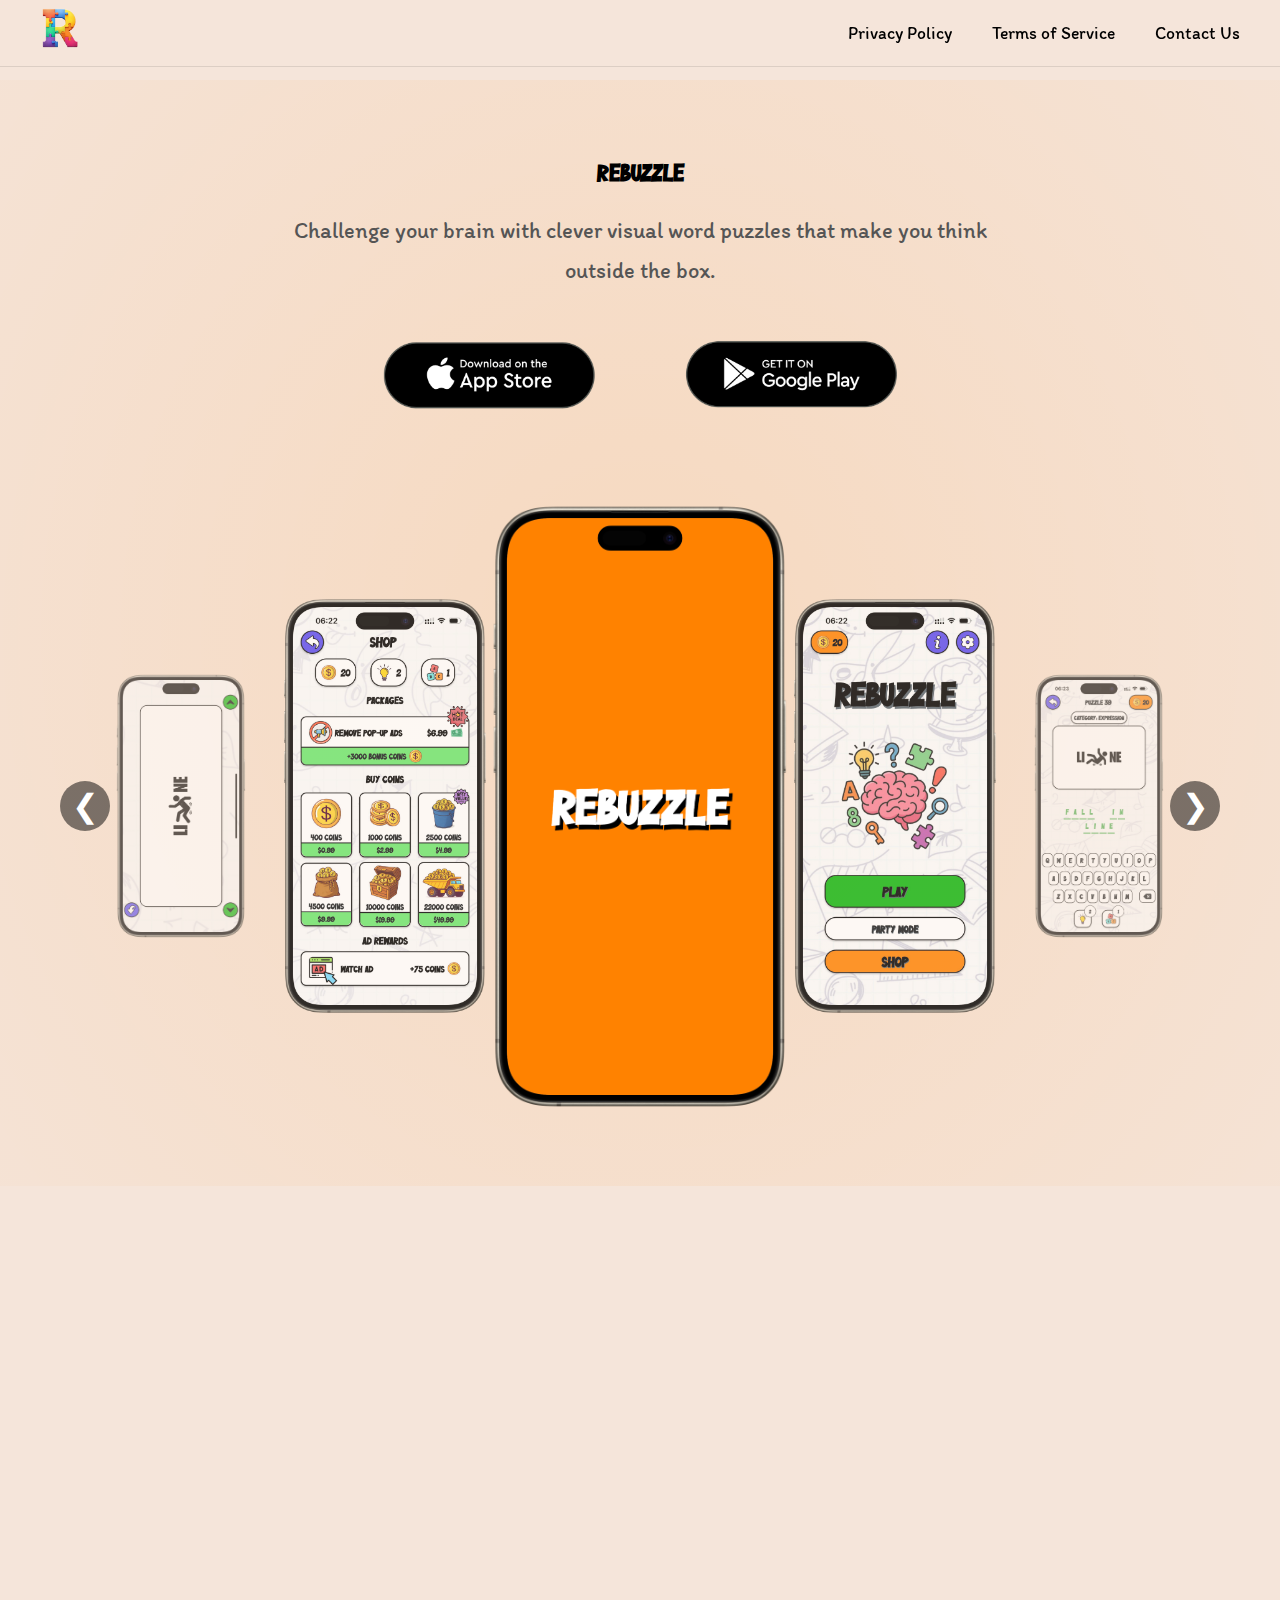
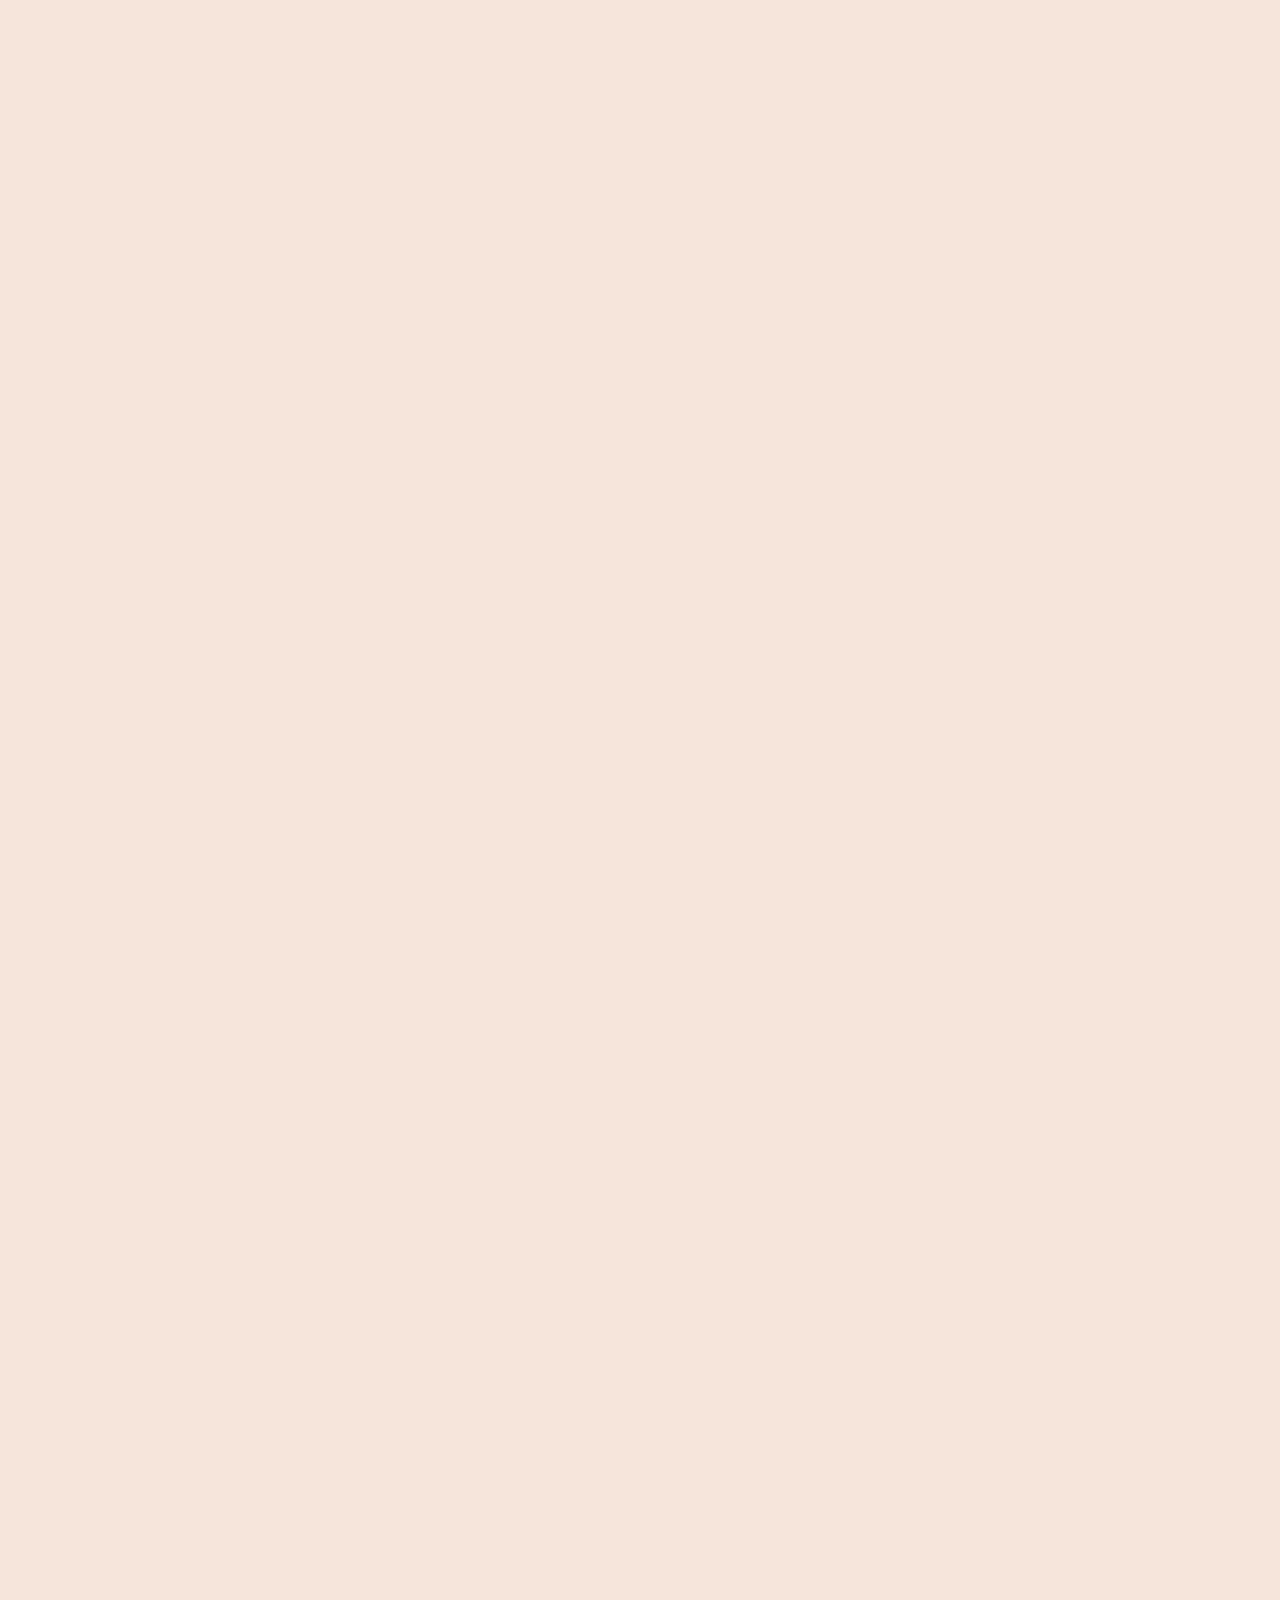
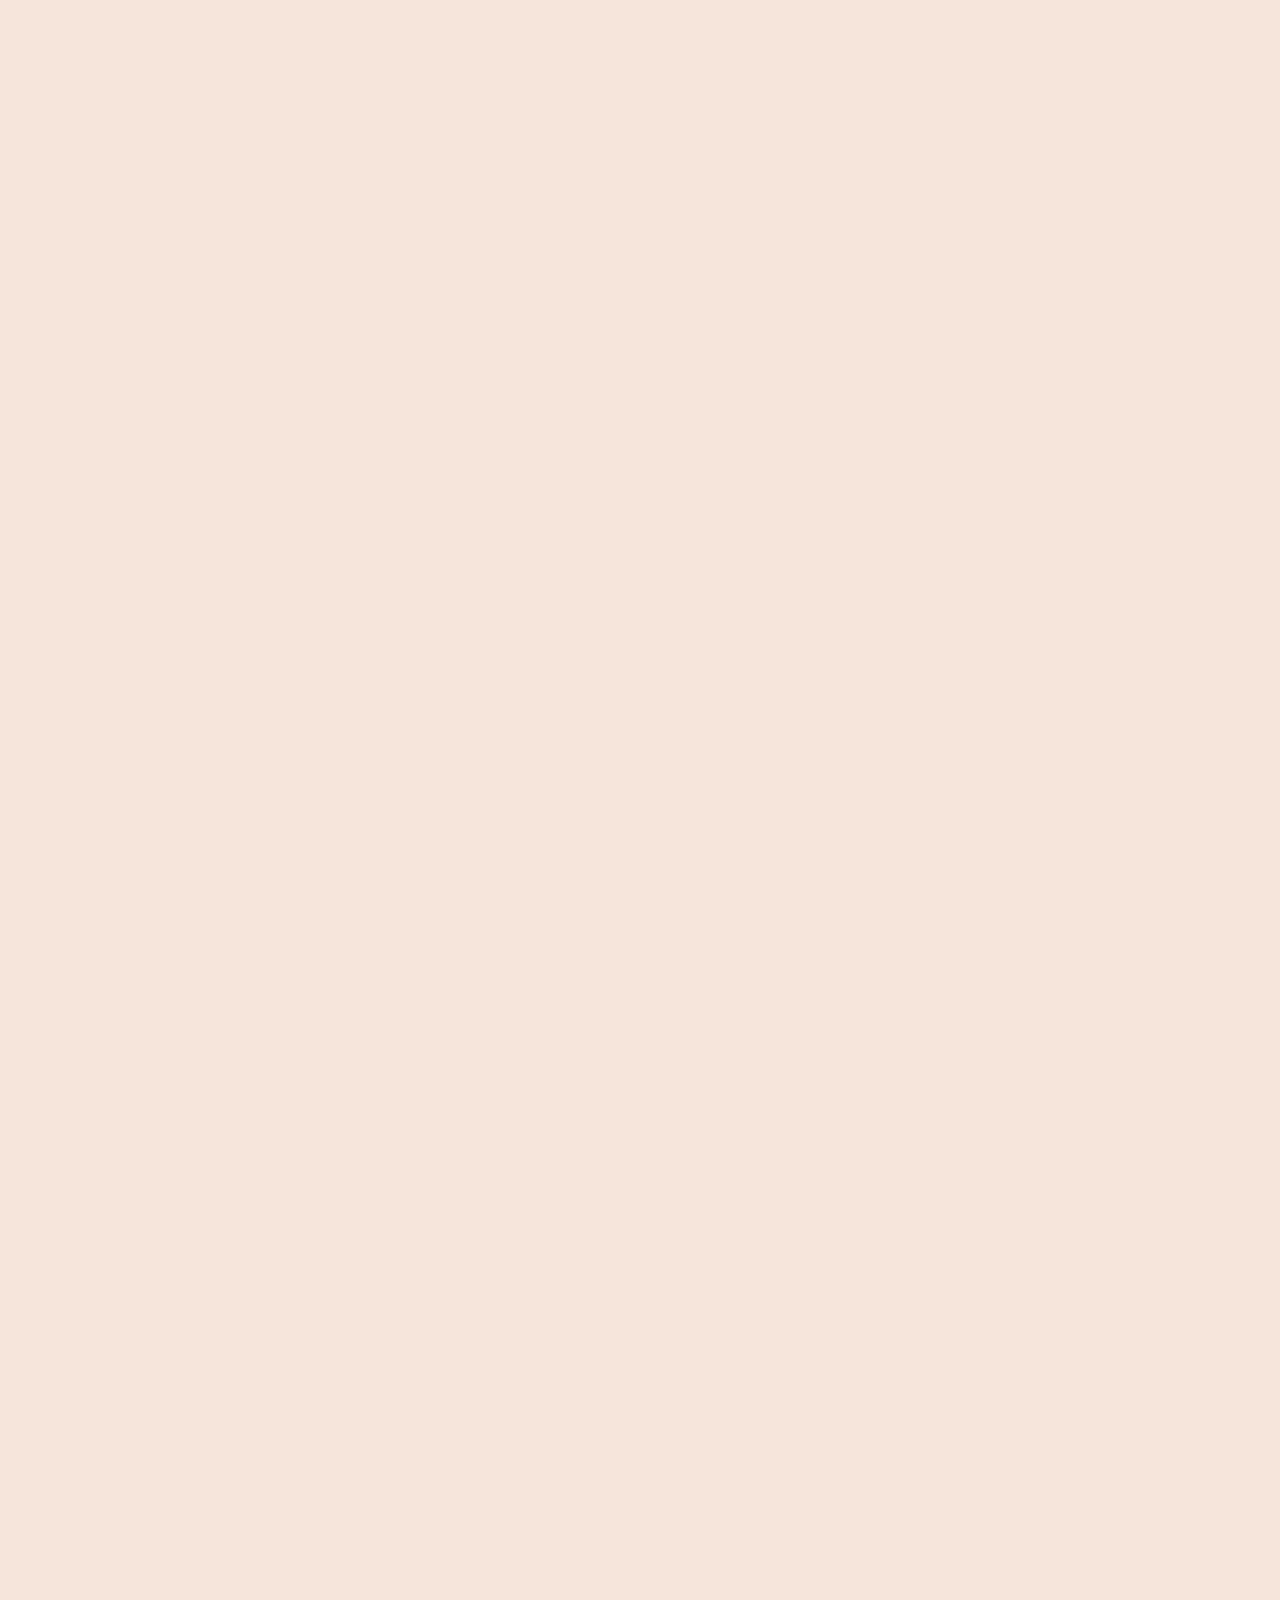
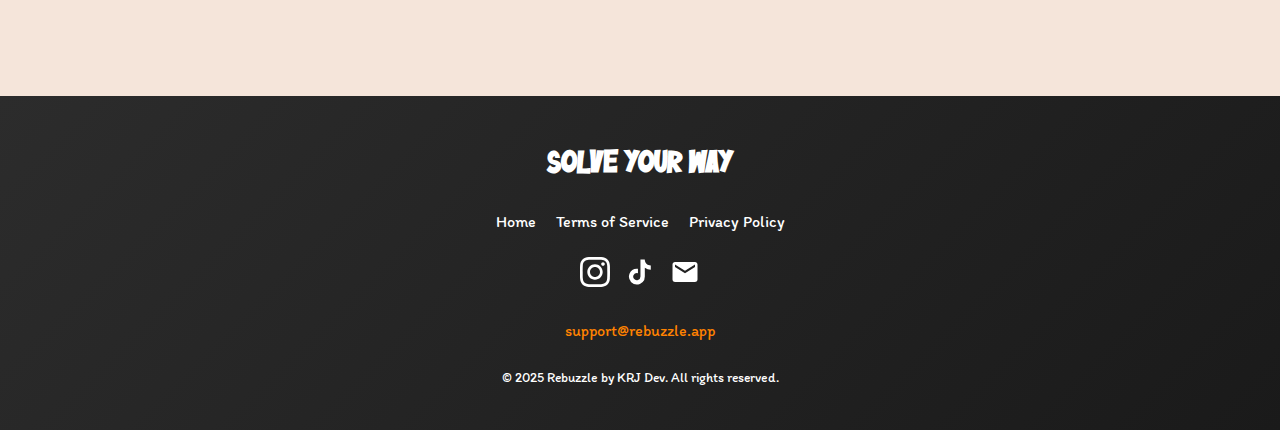
<file: index.html>
<!DOCTYPE html>
<html lang="en">
<head>
    <meta charset="UTF-8">
    <meta name="viewport" content="width=device-width, initial-scale=1.0">
    <title>Rebuzzle - The Ultimate Visual Word Puzzle Game</title>
    <meta name="description" content="Challenge your brain with clever visual word puzzles that make you think outside the box.">
    
    <!-- Favicon (using Rebuzzlelogo.png) -->
    <link rel="icon" type="image/png" href="images/Rebuzzlelogo.png">
    <link rel="apple-touch-icon" href="images/Rebuzzlelogo.png">
    
    <!-- Social Preview -->
    <meta property="og:title" content="Rebuzzle - The Ultimate Visual Word Puzzle Game">
    <meta property="og:description" content="Challenge your brain with clever visual word puzzles that make you think outside the box.">
    <meta property="og:image" content="https://rebuzzle.app/images/socialpreview.png">
    <meta property="og:url" content="https://rebuzzle.app">
    <meta property="og:type" content="website">
    
    <!-- Twitter Card -->
    <meta name="twitter:card" content="summary_large_image">
    <meta name="twitter:image" content="https://rebuzzle.app/images/socialpreview.png">
    
    <link rel="stylesheet" href="styles.css">
</head>
<body>
   <!-- Navigation Bar -->
<nav class="navbar">
    <div class="nav-container">
        <a href="index.html#hero" class="nav-logo">
            <img src="images/Rebuzzlelogo.png" alt="Rebuzzle">
        </a>
        <div class="nav-links">
            <a href="privacy-policy.html">Privacy Policy</a>
            <a href="terms-of-service.html">Terms of Service</a>
            <a href="mailto:support@rebuzzle.app">Contact Us</a>
        </div>
        <div class="hamburger">
            <span></span>
            <span></span>
        </div>
    </div>
</nav>

<!-- Mobile Menu Overlay -->
<div class="mobile-menu">
    <a href="privacy-policy.html">Privacy Policy</a>
    <a href="terms-of-service.html">Terms of Service</a>
    <a href="mailto:support@rebuzzle.app">Contact Us</a>
</div>

   <!-- Hero Section -->
<section class="hero" id="hero">
    <div class="hero-content">
        <h1>Rebuzzle</h1>
        <p class="hero-subtitle">Challenge your brain with clever visual word puzzles that make you think outside the box.</p>
        <div class="download-buttons">
    <a href="https://apps.apple.com/us/app/rebuzzle/id6751783330" target="_blank">
        <img src="images/Appstore.png" alt="Download on App Store">
    </a>
            <a href="#">
                <img src="images/Google.png" alt="Get it on Google Play">
            </a>
        </div>
        
       <!-- Carousel Section -->
        <div class="carousel-container">
            <button class="carousel-arrow left-arrow" onclick="changeSlide(1)">❮</button>
            
            <div class="carousel-track">
                <img id="carousel-img-0" class="carousel-image far-left" src="images/splashscreen.png" alt="Screenshot">
                <img id="carousel-img-1" class="carousel-image left" src="images/homepage.png" alt="Screenshot">
                <img id="carousel-img-2" class="carousel-image center" src="images/gamescreen.png" alt="Screenshot">
                <img id="carousel-img-3" class="carousel-image right" src="images/rotated.png" alt="Screenshot">
                <img id="carousel-img-4" class="carousel-image far-right" src="images/shop.png" alt="Screenshot">
            </div>
            
            <button class="carousel-arrow right-arrow" onclick="changeSlide(-1)">❯</button>
        </div>
    </div>
</section>

<!-- Mission Section -->
<section class="mission-section">
    <div class="container">
        <div class="mission-header">Our Mission</div>
        <p class="mission-text" id="mission-text"></p>
    </div>
</section>

<!-- How It Works Section -->
<section class="how-it-works">
    <div class="container">
        <div class="how-header">How It Works</div>
        <p class="how-text">Pick a puzzle, decode the clues, and train your mind with every solution</p>
        
        <!-- Features Carousel -->
        <div class="features-carousel-wrapper">
            <button class="features-arrow features-prev" onclick="changeFeatureSlide(-1)">❮</button>
            
            <div class="features-carousel">
                <!-- Slide 1 -->
                <div class="feature-card active">
                    <h3>Start Your Journey</h3>
                    <p>Jump in with Play mode, challenge friends in Party mode, visit the Shop, or adjust Settings.</p>
                    <img src="images/homepage.png" alt="Homepage">
                </div>
                
                <!-- Slide 2 -->
                <div class="feature-card">
                    <h3>Track Your Progress</h3>
                    <p>Choose your next puzzle and watch your skills grow as you unlock new challenges.</p>
                    <img src="images/levels.png" alt="Levels">
                </div>
                
                <!-- Slide 3 -->
                <div class="feature-card">
                    <h3>Solve The Puzzle</h3>
                    <p>Decode the visual clue, type your answer, and crack the code to solve each rebuzzle.</p>
                    <img src="images/gamescreen.png" alt="Game Screen">
                </div>
                
                <!-- Slide 4 -->
                <div class="feature-card">
                    <h3>Play With Friends</h3>
                    <p>Flip your phone sideways and compete with friends to see who solves puzzles fastest.</p>
                    <img src="images/rotated.png" alt="Party Mode">
                </div>
                
                <!-- Slide 5 -->
                <div class="feature-card">
                    <h3>Power Up</h3>
                    <p>Get hints when stuck, unlock puzzle packs, or remove ads for uninterrupted play.</p>
                    <img src="images/shop.png" alt="Shop">
                </div>
            </div>
            
            <button class="features-arrow features-next" onclick="changeFeatureSlide(1)">❯</button>
        </div>
        
        <!-- Dots Navigation -->
        <div class="dots-container">
            <span class="dot active" onclick="goToFeatureSlide(0)"></span>
            <span class="dot" onclick="goToFeatureSlide(1)"></span>
            <span class="dot" onclick="goToFeatureSlide(2)"></span>
            <span class="dot" onclick="goToFeatureSlide(3)"></span>
            <span class="dot" onclick="goToFeatureSlide(4)"></span>
        </div>
    </div>
</section>

<!-- Testimonials Section -->
<section class="testimonials">
    <div class="container">
        <div class="testimonials-header">Testimonials</div>
        <p class="testimonials-subtitle">Trusted by 10,000+ members all over the world</p>
        
        <div class="testimonials-wrapper">           
            <div class="testimonial-grid" id="testimonial-grid">
                <div class="testimonial-card">
                    <p>"I've played tons of puzzle games, but Rebuzzle is different. It actually makes me think creatively instead of just matching colors. The visual wordplay keeps my brain sharp and entertained at the same time."</p>
                    <p class="testimonial-name">Richard Jeremiah</p>
                </div>
                <div class="testimonial-card">
                    <p>"Rebuzzle has become my go-to brain workout. The puzzles range from easy to mind-bending, and I appreciate how it exercises both my vocabulary and visual thinking skills. Definitely worth downloading."</p>
                    <p class="testimonial-name">Elsie Melo</p>
                </div>
                <div class="testimonial-card">
                    <p>"What I love most is how creative the puzzles are. You never know what to expect - pictures, wordplay, positions - everything matters. It's like a daily mental gym session that's actually fun."</p>
                    <p class="testimonial-name">David Drew</p>
                </div>
                <div class="testimonial-card">
                    <p>"I started playing to kill time, but now I'm hooked. The way puzzles combine images and words is so clever. It's helped me think more laterally, and I find myself spotting patterns everywhere now."</p>
                    <p class="testimonial-name">Luke Godwin</p>
                </div>
                <div class="testimonial-card">
                    <p>"Finally, a puzzle game that challenges my mind without feeling like work. The hints are helpful when I'm stuck, and solving each rebus gives me such a satisfying feeling. Great for all ages too."</p>
                    <p class="testimonial-name">Toni Järvinen</p>
                </div>
                <div class="testimonial-card">
                    <p>"Rebuzzle is perfect for quick breaks or long sessions. I love that I can play offline, and the variety keeps it fresh. Some puzzles make me laugh at how clever they are once I figure them out."</p>
                    <p class="testimonial-name">Casie Stevens</p>
                </div>
            </div>
        </div>
    </div>
</section>

<!-- Download Section -->
<section class="download-section">
    <div class="download-content">
        <div class="download-left">
            <h2 class="download-title">DOWNLOAD THE APP</h2>
            <p class="download-subtitle">Train your brain, and unlock your sharpest thinking yet.</p>
            <div class="download-buttons-left">
    <a href="https://apps.apple.com/us/app/rebuzzle/id6751783330" target="_blank">
        <img src="images/Appstore.png" alt="Download on App Store">
    </a>
                <a href="#">
                    <img src="images/Google.png" alt="Get it on Google Play">
                </a>
            </div>
        </div>
        <div class="download-right">
            <img src="images/homepage.png" alt="Rebuzzle App" class="download-screenshot">
        </div>
    </div>
</section>

<!-- Footer -->
<footer>
    <div class="footer-content">
        <h2 class="footer-title">Solve Your Way</h2>
        <div class="footer-links">
            <a href="index.html">Home</a>
            <a href="terms-of-service.html">Terms of Service</a>
            <a href="privacy-policy.html">Privacy Policy</a>
        </div>
        <div class="footer-social">
            <a href="#" aria-label="Instagram">
                <svg width="30" height="30" viewBox="0 0 24 24" fill="currentColor">
                    <path d="M12 2.163c3.204 0 3.584.012 4.85.07 3.252.148 4.771 1.691 4.919 4.919.058 1.265.069 1.645.069 4.849 0 3.205-.012 3.584-.069 4.849-.149 3.225-1.664 4.771-4.919 4.919-1.266.058-1.644.07-4.85.07-3.204 0-3.584-.012-4.849-.07-3.26-.149-4.771-1.699-4.919-4.92-.058-1.265-.07-1.644-.07-4.849 0-3.204.013-3.583.07-4.849.149-3.227 1.664-4.771 4.919-4.919 1.266-.057 1.645-.069 4.849-.069zm0-2.163c-3.259 0-3.667.014-4.947.072-4.358.2-6.78 2.618-6.98 6.98-.059 1.281-.073 1.689-.073 4.948 0 3.259.014 3.668.072 4.948.2 4.358 2.618 6.78 6.98 6.98 1.281.058 1.689.072 4.948.072 3.259 0 3.668-.014 4.948-.072 4.354-.2 6.782-2.618 6.979-6.98.059-1.28.073-1.689.073-4.948 0-3.259-.014-3.667-.072-4.947-.196-4.354-2.617-6.78-6.979-6.98-1.281-.059-1.69-.073-4.949-.073zm0 5.838c-3.403 0-6.162 2.759-6.162 6.162s2.759 6.163 6.162 6.163 6.162-2.759 6.162-6.163c0-3.403-2.759-6.162-6.162-6.162zm0 10.162c-2.209 0-4-1.79-4-4 0-2.209 1.791-4 4-4s4 1.791 4 4c0 2.21-1.791 4-4 4zm6.406-11.845c-.796 0-1.441.645-1.441 1.44s.645 1.44 1.441 1.44c.795 0 1.439-.645 1.439-1.44s-.644-1.44-1.439-1.44z"/>
                </svg>
            </a>
            <a href="#" aria-label="TikTok">
                <svg width="30" height="30" viewBox="0 0 24 24" fill="currentColor">
                    <path d="M19.59 6.69a4.83 4.83 0 0 1-3.77-4.25V2h-3.45v13.67a2.89 2.89 0 0 1-5.2 1.74 2.89 2.89 0 0 1 2.31-4.64 2.93 2.93 0 0 1 .88.13V9.4a6.84 6.84 0 0 0-1-.05A6.33 6.33 0 0 0 5 20.1a6.34 6.34 0 0 0 10.86-4.43v-7a8.16 8.16 0 0 0 4.77 1.52v-3.4a4.85 4.85 0 0 1-1-.1z"/>
                </svg>
            </a>
            <a href="mailto:support@rebuzzle.app" aria-label="Email">
                <svg width="30" height="30" viewBox="0 0 24 24" fill="currentColor">
                    <path d="M20 4H4c-1.1 0-1.99.9-1.99 2L2 18c0 1.1.9 2 2 2h16c1.1 0 2-.9 2-2V6c0-1.1-.9-2-2-2zm0 4l-8 5-8-5V6l8 5 8-5v2z"/>
                </svg>
            </a>
        </div>
        <div class="footer-email">
            <a href="mailto:support@rebuzzle.app">support@rebuzzle.app</a>
        </div>
        <p class="footer-copyright">&copy; 2025 Rebuzzle by KRJ Dev. All rights reserved.</p>
    </div>
</footer>

<script>
// ============================================
// HAMBURGER MENU
// ============================================
const hamburger = document.querySelector('.hamburger');
const mobileMenu = document.querySelector('.mobile-menu');

if (hamburger && mobileMenu) {
    hamburger.addEventListener('click', () => {
        hamburger.classList.toggle('active');
        mobileMenu.classList.toggle('active');
    });

    const mobileLinks = document.querySelectorAll('.mobile-menu a');
    mobileLinks.forEach(link => {
        link.addEventListener('click', () => {
            hamburger.classList.remove('active');
            mobileMenu.classList.remove('active');
        });
    });
}

// ============================================
// FADE-IN ANIMATIONS
// ============================================
const sections = document.querySelectorAll('section');
const observer = new IntersectionObserver((entries) => {
    entries.forEach(entry => {
        if(entry.isIntersecting){
            entry.target.classList.add('fade-in-active');
            observer.unobserve(entry.target);
        }
    });
}, { threshold: 0.1, rootMargin: "0px 0px -100px 0px" });

sections.forEach(section => {
    section.classList.add('fade-section');
    observer.observe(section);
});

// ============================================
// MAIN CAROUSEL
// ============================================
let currentSlide = 0;
const slides = [
    'images/splashscreen.png',
    'images/homepage.png',
    'images/gamescreen.png',
    'images/rotated.png',
    'images/shop.png'
];
let isAnimating = false;

function setCarouselImagesWithoutAnimation() {
    const positions = ['far-left', 'left', 'center', 'right', 'far-right'];
    for (let i = 0; i < 5; i++) {
        const slideIndex = (currentSlide - 2 + i + slides.length) % slides.length;
        const imgElement = document.getElementById(`carousel-img-${i}`);
        if (imgElement) {
            imgElement.style.transition = 'none';
            imgElement.src = slides[slideIndex];
            imgElement.className = `carousel-image ${positions[i]}`;
            void imgElement.offsetHeight;
            imgElement.style.transition = '';
        }
    }
}

window.changeSlide = function(direction) {
    if (isAnimating) return;
    isAnimating = true;
    
    const images = document.querySelectorAll('.carousel-image');
    images.forEach((img) => {
        const currentPos = img.className.split(' ')[1];
        const positions = ['far-left', 'left', 'center', 'right', 'far-right'];
        const currentIndex = positions.indexOf(currentPos);
        const newIndex = (currentIndex + direction + 5) % 5;
        img.className = `carousel-image ${positions[newIndex]}`;
    });
    
    setTimeout(() => {
        currentSlide = (currentSlide - direction + slides.length) % slides.length;
        setCarouselImagesWithoutAnimation();
        isAnimating = false;
    }, 1000);
};

// ============================================
// MISSION TEXT ANIMATION
// ============================================
const missionFullText = "Our mission is to challenge minds and spark creativity, helping players of all ages discover the joy of solving puzzles while building sharper thinking skills.";

function typeMissionText() {
    const missionElement = document.getElementById('mission-text');
    if (!missionElement) return;
    
    const words = missionFullText.split(' ');
    let wordIndex = 0;
    const interval = 2000 / words.length;
    
    const typingInterval = setInterval(() => {
        if (wordIndex < words.length) {
            missionElement.textContent += (wordIndex === 0 ? '' : ' ') + words[wordIndex];
            wordIndex++;
        } else {
            clearInterval(typingInterval);
        }
    }, interval);
}

const missionObserver = new IntersectionObserver((entries) => {
    entries.forEach(entry => {
        if (entry.isIntersecting) {
            typeMissionText();
            missionObserver.unobserve(entry.target);
        }
    });
}, { threshold: 0.5 });

const missionSection = document.querySelector('.mission-section');
if (missionSection) {
    missionObserver.observe(missionSection);
}

// ============================================
// FEATURES CAROUSEL
// ============================================
let currentFeatureSlide = 0;

function showFeatureSlide(index) {
    const featureCards = document.querySelectorAll('.feature-card');
    const dots = document.querySelectorAll('.dot');
    
    featureCards.forEach(card => card.classList.remove('active'));
    dots.forEach(dot => dot.classList.remove('active'));
    
    if (featureCards[index]) featureCards[index].classList.add('active');
    if (dots[index]) dots[index].classList.add('active');
}

window.changeFeatureSlide = function(direction) {
    const featureCards = document.querySelectorAll('.feature-card');
    currentFeatureSlide += direction;
    
    if (currentFeatureSlide >= featureCards.length) currentFeatureSlide = 0;
    if (currentFeatureSlide < 0) currentFeatureSlide = featureCards.length - 1;
    
    showFeatureSlide(currentFeatureSlide);
};

window.goToFeatureSlide = function(index) {
    currentFeatureSlide = index;
    showFeatureSlide(currentFeatureSlide);
};

// ============================================
// TESTIMONIALS AUTO-SCROLL
// ============================================
let testimonialAutoScroll;

function startTestimonialAutoScroll() {
    if (window.innerWidth <= 768) {
        testimonialAutoScroll = setInterval(() => {
            const grid = document.getElementById('testimonial-grid');
            if (grid) {
                const maxScroll = grid.scrollWidth - grid.clientWidth;
                if (grid.scrollLeft >= maxScroll - 10) {
                    grid.scrollTo({ left: 0, behavior: 'smooth' });
                } else {
                    grid.scrollBy({ left: 300, behavior: 'smooth' });
                }
            }
        }, 3000);
    }
}

const testimonialGrid = document.getElementById('testimonial-grid');
if (testimonialGrid) {
    testimonialGrid.addEventListener('touchstart', () => {
        clearInterval(testimonialAutoScroll);
    });
}

// ============================================
// INITIALIZE EVERYTHING
// ============================================
document.addEventListener('DOMContentLoaded', () => {
    setCarouselImagesWithoutAnimation();
    showFeatureSlide(0);
    startTestimonialAutoScroll();
});

window.addEventListener('resize', () => {
    clearInterval(testimonialAutoScroll);
    startTestimonialAutoScroll();
});
</script>

</body>
</html>
</file>
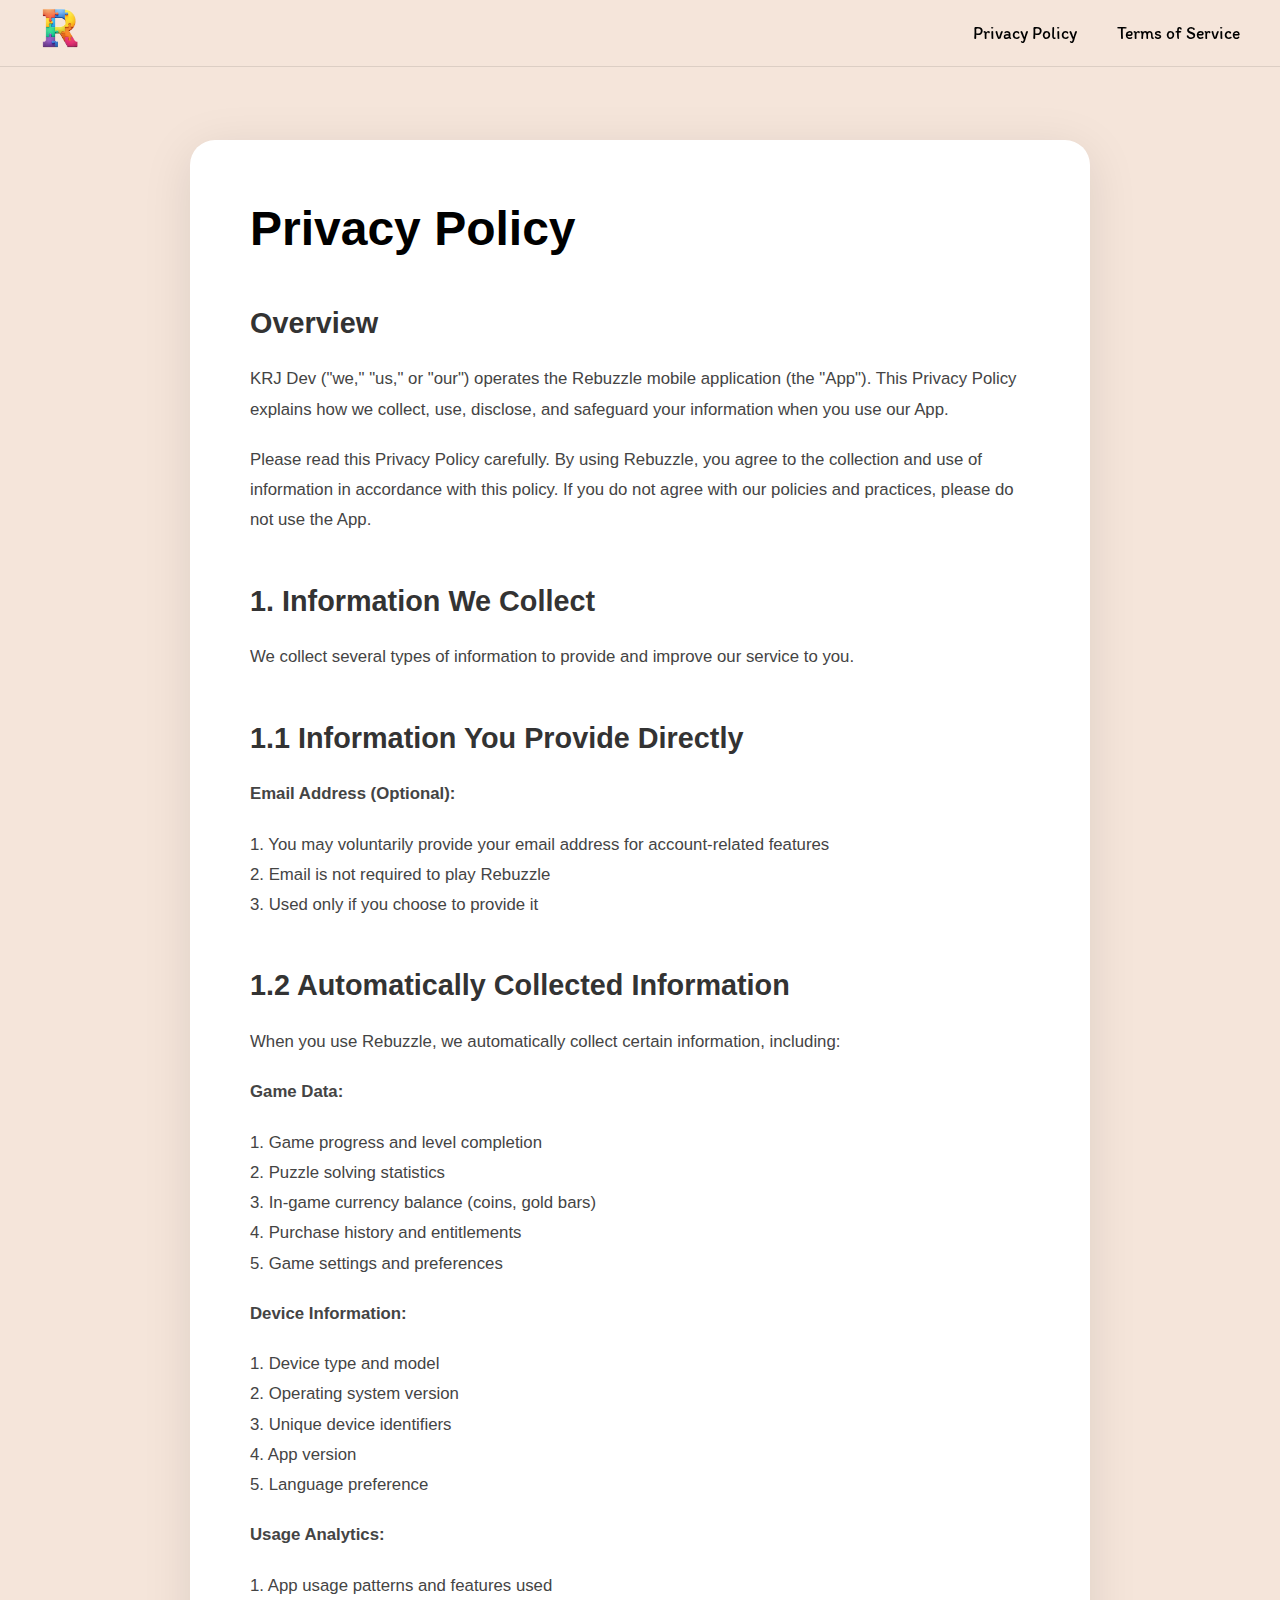
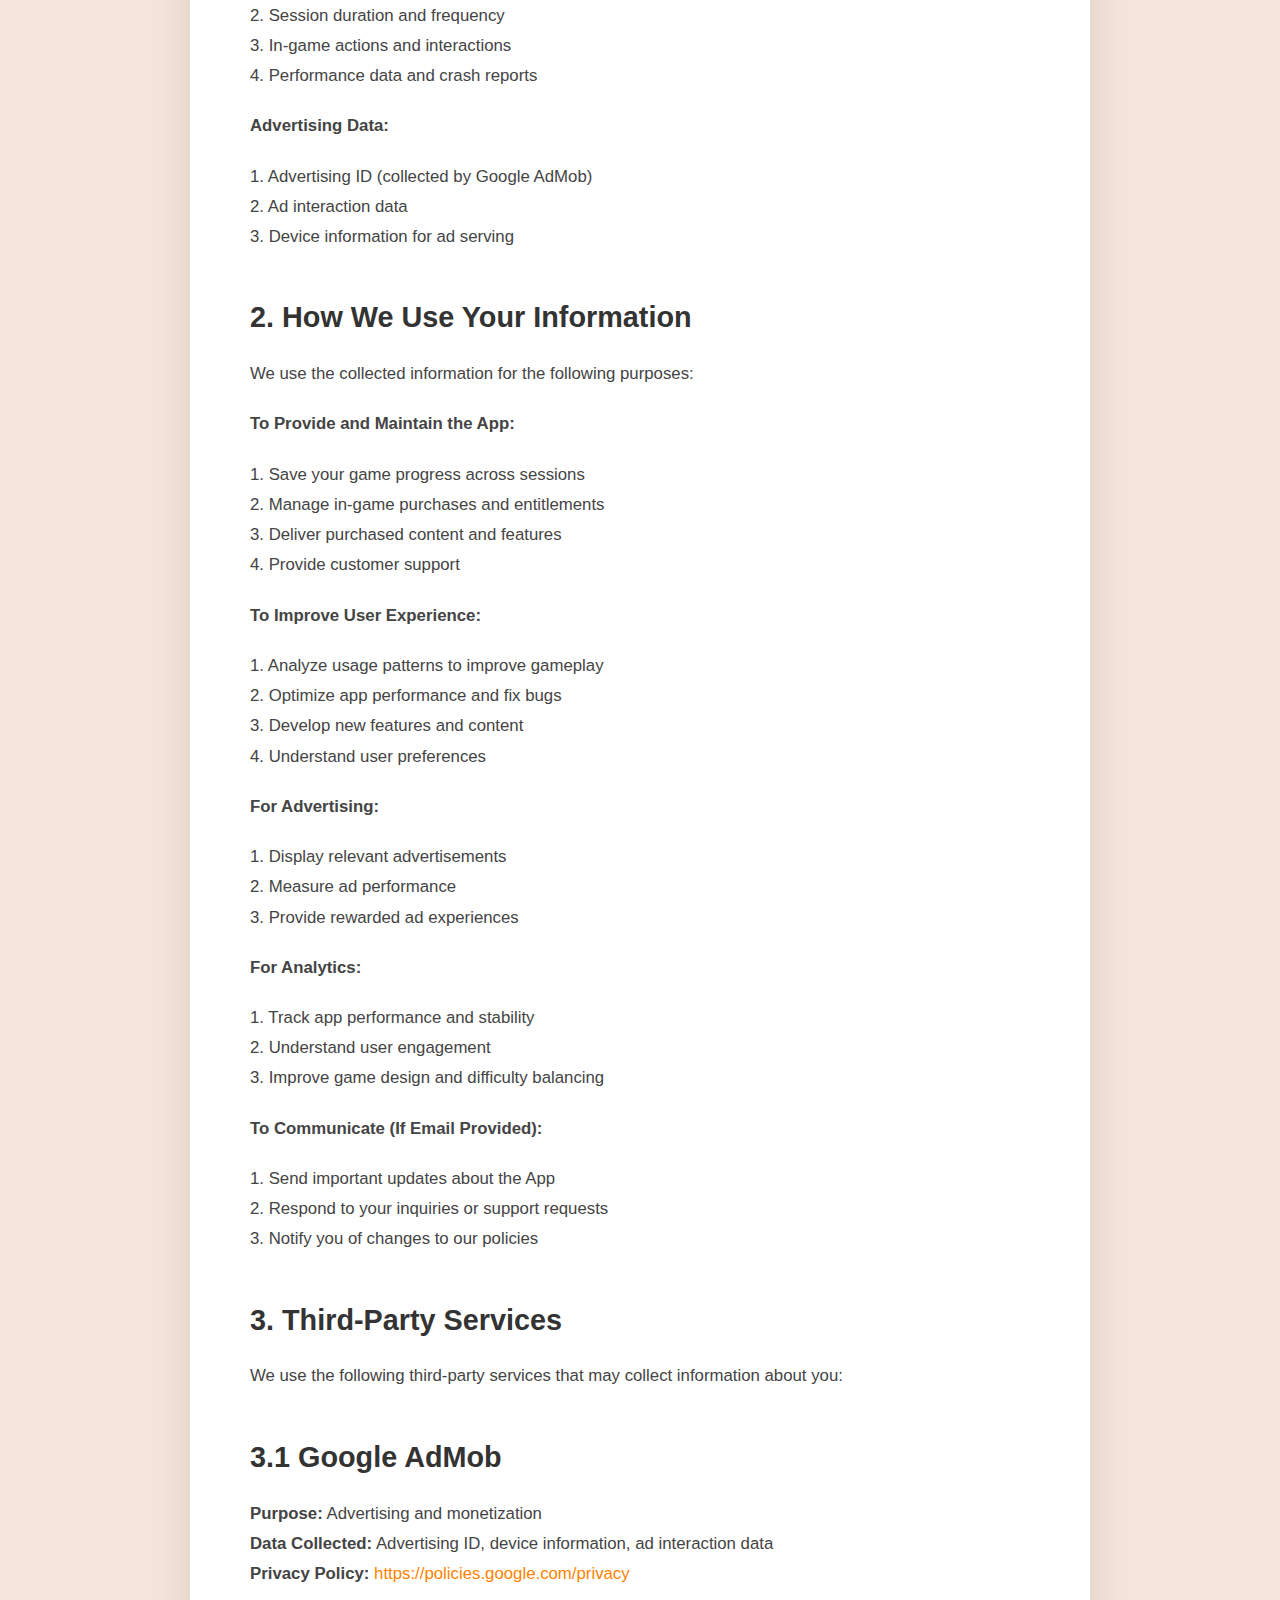
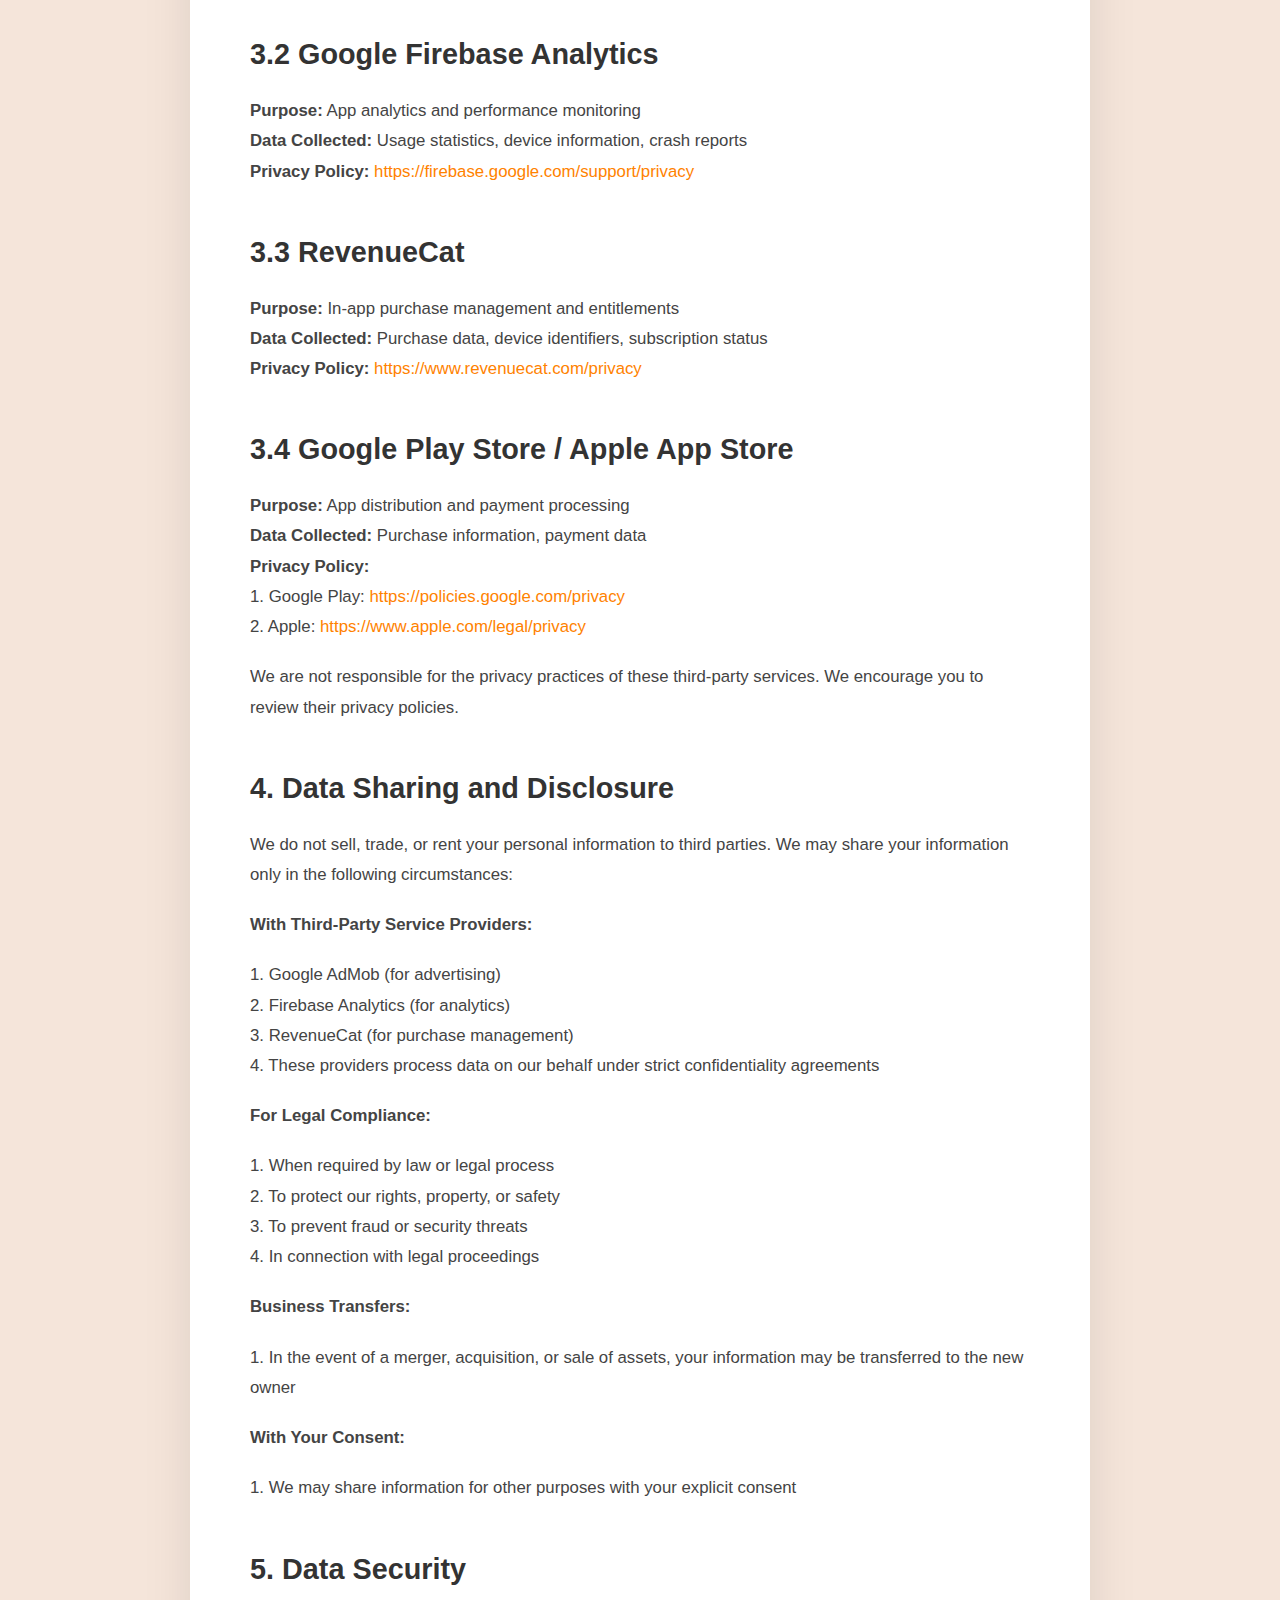
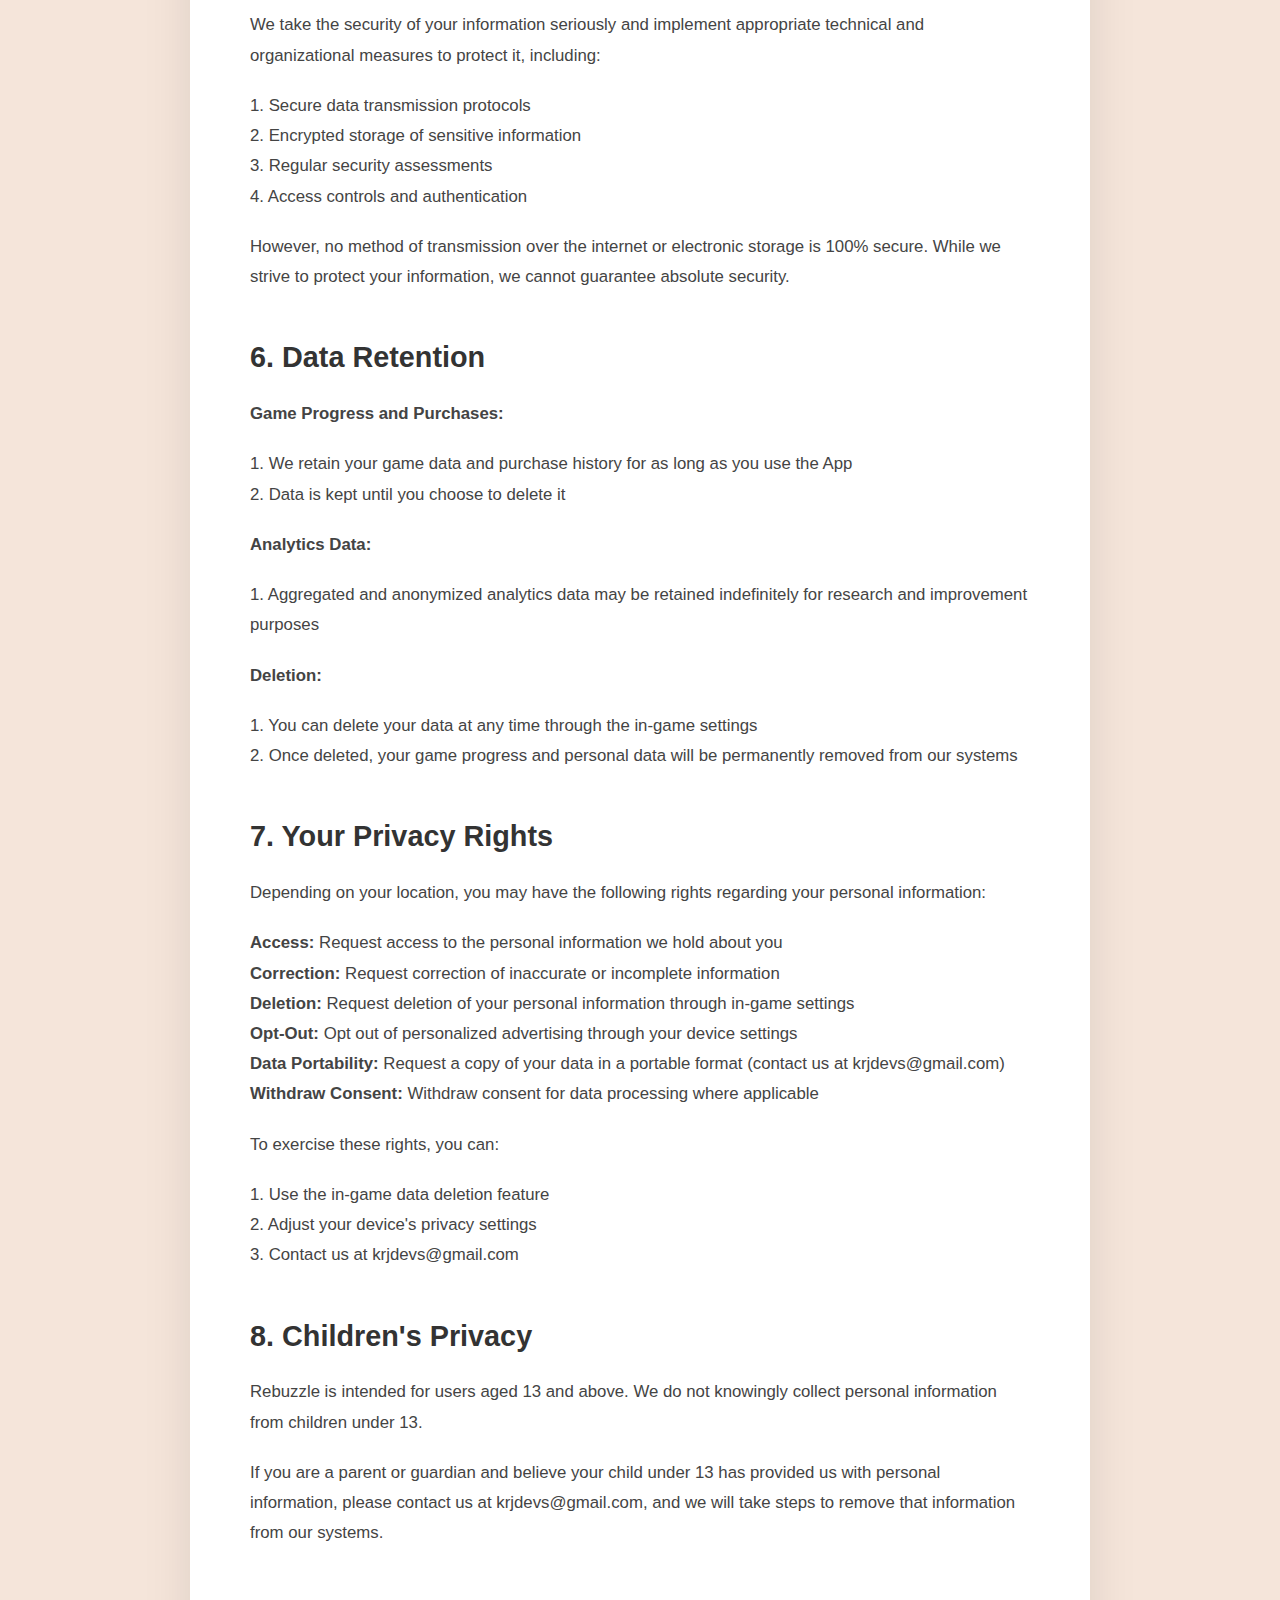
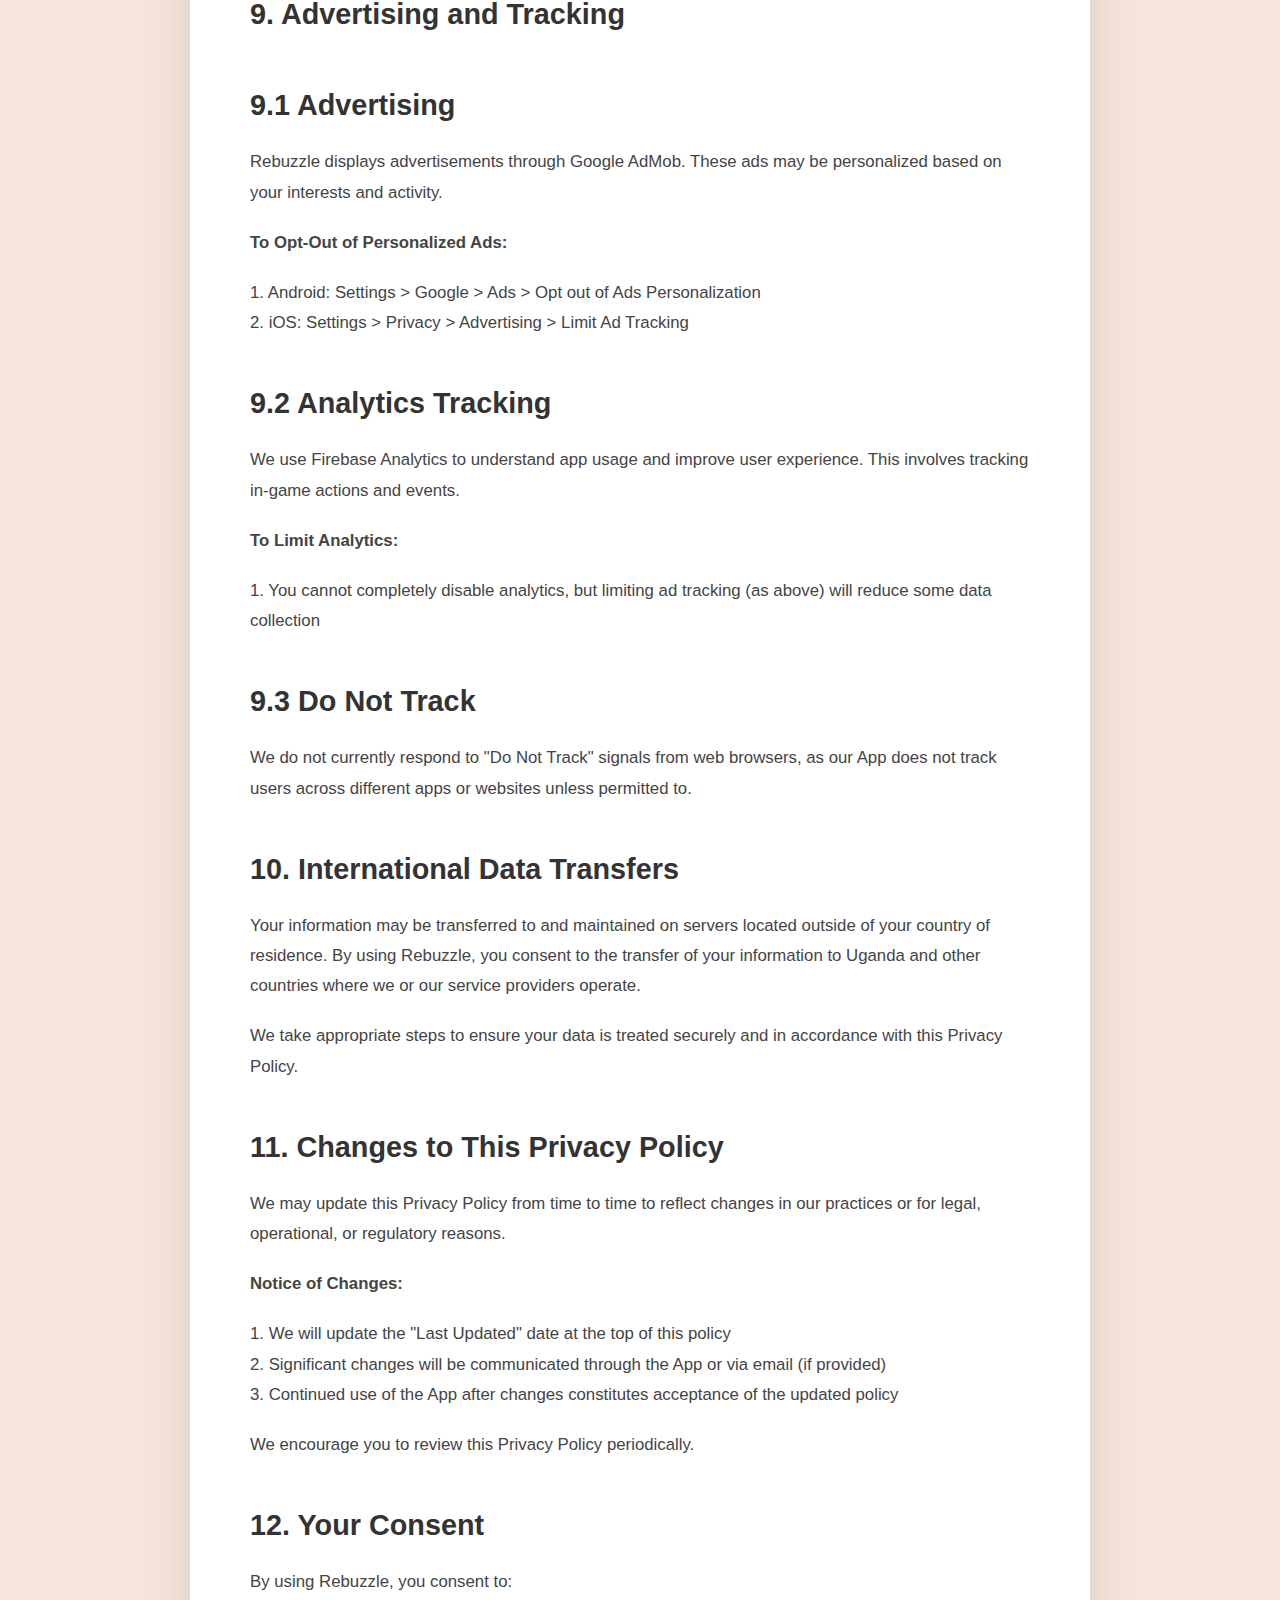
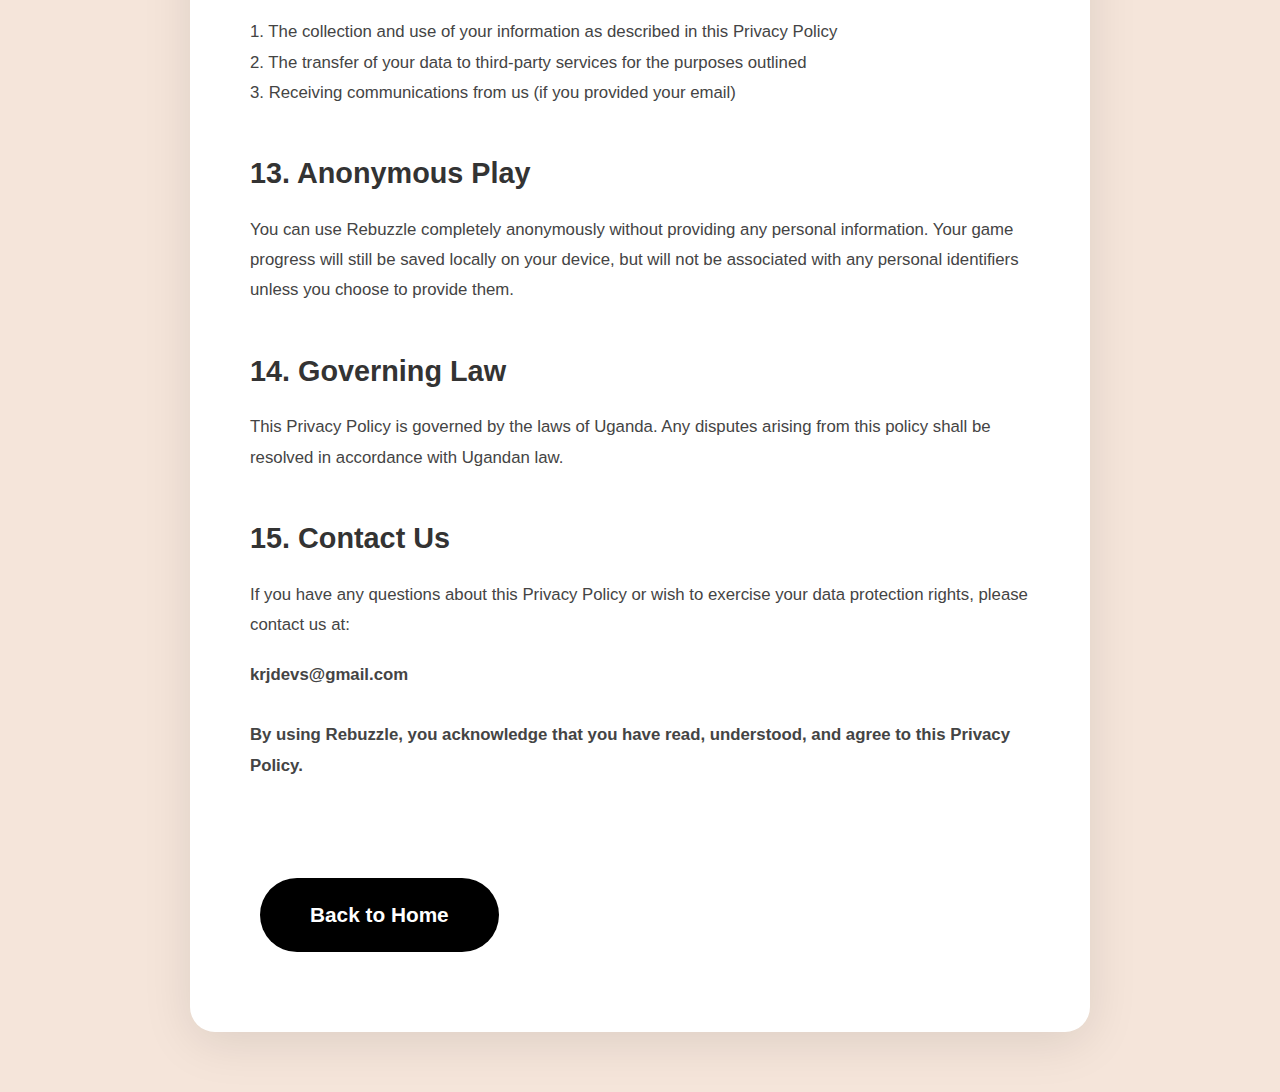
<file: privacy-policy.html>
<!DOCTYPE html>
<html lang="en">
<head>
    <meta charset="UTF-8">
    <meta name="viewport" content="width=device-width, initial-scale=1.0">
    <title>Privacy Policy - Rebuzzle</title>
    <link rel="stylesheet" href="styles.css">
</head>
<body>
    <!-- Navigation Bar -->
    <nav class="navbar">
        <div class="nav-container">
            <a href="index.html#hero" class="nav-logo">
                <img src="images/Rebuzzlelogo.png" alt="Rebuzzle">
            </a>
            <div class="nav-links">
                <a href="privacy-policy.html">Privacy Policy</a>
                <a href="terms-of-service.html">Terms of Service</a>
            </div>
            <div class="hamburger">
                <span></span>
                <span></span>
            </div>
        </div>
    </nav>

    <!-- Mobile Menu Overlay -->
    <div class="mobile-menu">
        <a href="privacy-policy.html">Privacy Policy</a>
        <a href="terms-of-service.html">Terms of Service</a>
    </div>

    <div class="legal-page">
        <h1>Privacy Policy</h1>
        
        <h2>Overview</h2>
        <p>KRJ Dev ("we," "us," or "our") operates the Rebuzzle mobile application (the "App"). This Privacy Policy explains how we collect, use, disclose, and safeguard your information when you use our App.</p>
        <p>Please read this Privacy Policy carefully. By using Rebuzzle, you agree to the collection and use of information in accordance with this policy. If you do not agree with our policies and practices, please do not use the App.</p>

        <h2>1. Information We Collect</h2>
        <p>We collect several types of information to provide and improve our service to you.</p>
        
        <h2>1.1 Information You Provide Directly</h2>
        <p><strong>Email Address (Optional):</strong></p>
        <p>1. You may voluntarily provide your email address for account-related features<br>
        2. Email is not required to play Rebuzzle<br>
        3. Used only if you choose to provide it</p>

        <h2>1.2 Automatically Collected Information</h2>
        <p>When you use Rebuzzle, we automatically collect certain information, including:</p>
        
        <p><strong>Game Data:</strong></p>
        <p>1. Game progress and level completion<br>
        2. Puzzle solving statistics<br>
        3. In-game currency balance (coins, gold bars)<br>
        4. Purchase history and entitlements<br>
        5. Game settings and preferences</p>

        <p><strong>Device Information:</strong></p>
        <p>1. Device type and model<br>
        2. Operating system version<br>
        3. Unique device identifiers<br>
        4. App version<br>
        5. Language preference</p>

        <p><strong>Usage Analytics:</strong></p>
        <p>1. App usage patterns and features used<br>
        2. Session duration and frequency<br>
        3. In-game actions and interactions<br>
        4. Performance data and crash reports</p>

        <p><strong>Advertising Data:</strong></p>
        <p>1. Advertising ID (collected by Google AdMob)<br>
        2. Ad interaction data<br>
        3. Device information for ad serving</p>

        <h2>2. How We Use Your Information</h2>
        <p>We use the collected information for the following purposes:</p>
        
        <p><strong>To Provide and Maintain the App:</strong></p>
        <p>1. Save your game progress across sessions<br>
        2. Manage in-game purchases and entitlements<br>
        3. Deliver purchased content and features<br>
        4. Provide customer support</p>

        <p><strong>To Improve User Experience:</strong></p>
        <p>1. Analyze usage patterns to improve gameplay<br>
        2. Optimize app performance and fix bugs<br>
        3. Develop new features and content<br>
        4. Understand user preferences</p>

        <p><strong>For Advertising:</strong></p>
        <p>1. Display relevant advertisements<br>
        2. Measure ad performance<br>
        3. Provide rewarded ad experiences</p>

        <p><strong>For Analytics:</strong></p>
        <p>1. Track app performance and stability<br>
        2. Understand user engagement<br>
        3. Improve game design and difficulty balancing</p>

        <p><strong>To Communicate (If Email Provided):</strong></p>
        <p>1. Send important updates about the App<br>
        2. Respond to your inquiries or support requests<br>
        3. Notify you of changes to our policies</p>

        <h2>3. Third-Party Services</h2>
        <p>We use the following third-party services that may collect information about you:</p>

        <h2>3.1 Google AdMob</h2>
        <p><strong>Purpose:</strong> Advertising and monetization<br>
        <strong>Data Collected:</strong> Advertising ID, device information, ad interaction data<br>
        <strong>Privacy Policy:</strong> <a href="https://policies.google.com/privacy" target="_blank">https://policies.google.com/privacy</a></p>

        <h2>3.2 Google Firebase Analytics</h2>
        <p><strong>Purpose:</strong> App analytics and performance monitoring<br>
        <strong>Data Collected:</strong> Usage statistics, device information, crash reports<br>
        <strong>Privacy Policy:</strong> <a href="https://firebase.google.com/support/privacy" target="_blank">https://firebase.google.com/support/privacy</a></p>

        <h2>3.3 RevenueCat</h2>
        <p><strong>Purpose:</strong> In-app purchase management and entitlements<br>
        <strong>Data Collected:</strong> Purchase data, device identifiers, subscription status<br>
        <strong>Privacy Policy:</strong> <a href="https://www.revenuecat.com/privacy" target="_blank">https://www.revenuecat.com/privacy</a></p>

        <h2>3.4 Google Play Store / Apple App Store</h2>
        <p><strong>Purpose:</strong> App distribution and payment processing<br>
        <strong>Data Collected:</strong> Purchase information, payment data<br>
        <strong>Privacy Policy:</strong><br>
        1. Google Play: <a href="https://policies.google.com/privacy" target="_blank">https://policies.google.com/privacy</a><br>
        2. Apple: <a href="https://www.apple.com/legal/privacy" target="_blank">https://www.apple.com/legal/privacy</a></p>

        <p>We are not responsible for the privacy practices of these third-party services. We encourage you to review their privacy policies.</p>

        <h2>4. Data Sharing and Disclosure</h2>
        <p>We do not sell, trade, or rent your personal information to third parties. We may share your information only in the following circumstances:</p>

        <p><strong>With Third-Party Service Providers:</strong></p>
        <p>1. Google AdMob (for advertising)<br>
        2. Firebase Analytics (for analytics)<br>
        3. RevenueCat (for purchase management)<br>
        4. These providers process data on our behalf under strict confidentiality agreements</p>

        <p><strong>For Legal Compliance:</strong></p>
        <p>1. When required by law or legal process<br>
        2. To protect our rights, property, or safety<br>
        3. To prevent fraud or security threats<br>
        4. In connection with legal proceedings</p>

        <p><strong>Business Transfers:</strong></p>
        <p>1. In the event of a merger, acquisition, or sale of assets, your information may be transferred to the new owner</p>

        <p><strong>With Your Consent:</strong></p>
        <p>1. We may share information for other purposes with your explicit consent</p>

        <h2>5. Data Security</h2>
        <p>We take the security of your information seriously and implement appropriate technical and organizational measures to protect it, including:</p>
        <p>1. Secure data transmission protocols<br>
        2. Encrypted storage of sensitive information<br>
        3. Regular security assessments<br>
        4. Access controls and authentication</p>
        <p>However, no method of transmission over the internet or electronic storage is 100% secure. While we strive to protect your information, we cannot guarantee absolute security.</p>

        <h2>6. Data Retention</h2>
        <p><strong>Game Progress and Purchases:</strong></p>
        <p>1. We retain your game data and purchase history for as long as you use the App<br>
        2. Data is kept until you choose to delete it</p>

        <p><strong>Analytics Data:</strong></p>
        <p>1. Aggregated and anonymized analytics data may be retained indefinitely for research and improvement purposes</p>

        <p><strong>Deletion:</strong></p>
        <p>1. You can delete your data at any time through the in-game settings<br>
        2. Once deleted, your game progress and personal data will be permanently removed from our systems</p>

        <h2>7. Your Privacy Rights</h2>
        <p>Depending on your location, you may have the following rights regarding your personal information:</p>
        <p><strong>Access:</strong> Request access to the personal information we hold about you<br>
        <strong>Correction:</strong> Request correction of inaccurate or incomplete information<br>
        <strong>Deletion:</strong> Request deletion of your personal information through in-game settings<br>
        <strong>Opt-Out:</strong> Opt out of personalized advertising through your device settings<br>
        <strong>Data Portability:</strong> Request a copy of your data in a portable format (contact us at krjdevs@gmail.com)<br>
        <strong>Withdraw Consent:</strong> Withdraw consent for data processing where applicable</p>

        <p>To exercise these rights, you can:</p>
        <p>1. Use the in-game data deletion feature<br>
        2. Adjust your device's privacy settings<br>
        3. Contact us at krjdevs@gmail.com</p>

        <h2>8. Children's Privacy</h2>
        <p>Rebuzzle is intended for users aged 13 and above. We do not knowingly collect personal information from children under 13.</p>
        <p>If you are a parent or guardian and believe your child under 13 has provided us with personal information, please contact us at krjdevs@gmail.com, and we will take steps to remove that information from our systems.</p>

        <h2>9. Advertising and Tracking</h2>
        
        <h2>9.1 Advertising</h2>
        <p>Rebuzzle displays advertisements through Google AdMob. These ads may be personalized based on your interests and activity.</p>
        <p><strong>To Opt-Out of Personalized Ads:</strong></p>
        <p>1. Android: Settings > Google > Ads > Opt out of Ads Personalization<br>
        2. iOS: Settings > Privacy > Advertising > Limit Ad Tracking</p>

        <h2>9.2 Analytics Tracking</h2>
        <p>We use Firebase Analytics to understand app usage and improve user experience. This involves tracking in-game actions and events.</p>
        <p><strong>To Limit Analytics:</strong></p>
        <p>1. You cannot completely disable analytics, but limiting ad tracking (as above) will reduce some data collection</p>

        <h2>9.3 Do Not Track</h2>
        <p>We do not currently respond to "Do Not Track" signals from web browsers, as our App does not track users across different apps or websites unless permitted to.</p>

        <h2>10. International Data Transfers</h2>
        <p>Your information may be transferred to and maintained on servers located outside of your country of residence. By using Rebuzzle, you consent to the transfer of your information to Uganda and other countries where we or our service providers operate.</p>
        <p>We take appropriate steps to ensure your data is treated securely and in accordance with this Privacy Policy.</p>

        <h2>11. Changes to This Privacy Policy</h2>
        <p>We may update this Privacy Policy from time to time to reflect changes in our practices or for legal, operational, or regulatory reasons.</p>
        <p><strong>Notice of Changes:</strong></p>
        <p>1. We will update the "Last Updated" date at the top of this policy<br>
        2. Significant changes will be communicated through the App or via email (if provided)<br>
        3. Continued use of the App after changes constitutes acceptance of the updated policy</p>
        <p>We encourage you to review this Privacy Policy periodically.</p>

        <h2>12. Your Consent</h2>
        <p>By using Rebuzzle, you consent to:</p>
        <p>1. The collection and use of your information as described in this Privacy Policy<br>
        2. The transfer of your data to third-party services for the purposes outlined<br>
        3. Receiving communications from us (if you provided your email)</p>

        <h2>13. Anonymous Play</h2>
        <p>You can use Rebuzzle completely anonymously without providing any personal information. Your game progress will still be saved locally on your device, but will not be associated with any personal identifiers unless you choose to provide them.</p>

        <h2>14. Governing Law</h2>
        <p>This Privacy Policy is governed by the laws of Uganda. Any disputes arising from this policy shall be resolved in accordance with Ugandan law.</p>

        <h2>15. Contact Us</h2>
        <p>If you have any questions about this Privacy Policy or wish to exercise your data protection rights, please contact us at:</p>
        <p><strong>krjdevs@gmail.com</strong></p>

        <p style="margin-top: 30px;"><strong>By using Rebuzzle, you acknowledge that you have read, understood, and agree to this Privacy Policy.</strong></p>
        
        <br><br>
        <a href="index.html" class="btn">Back to Home</a>
    </div>

    <script src="script.js"></script>
</body>
</html>
</file>
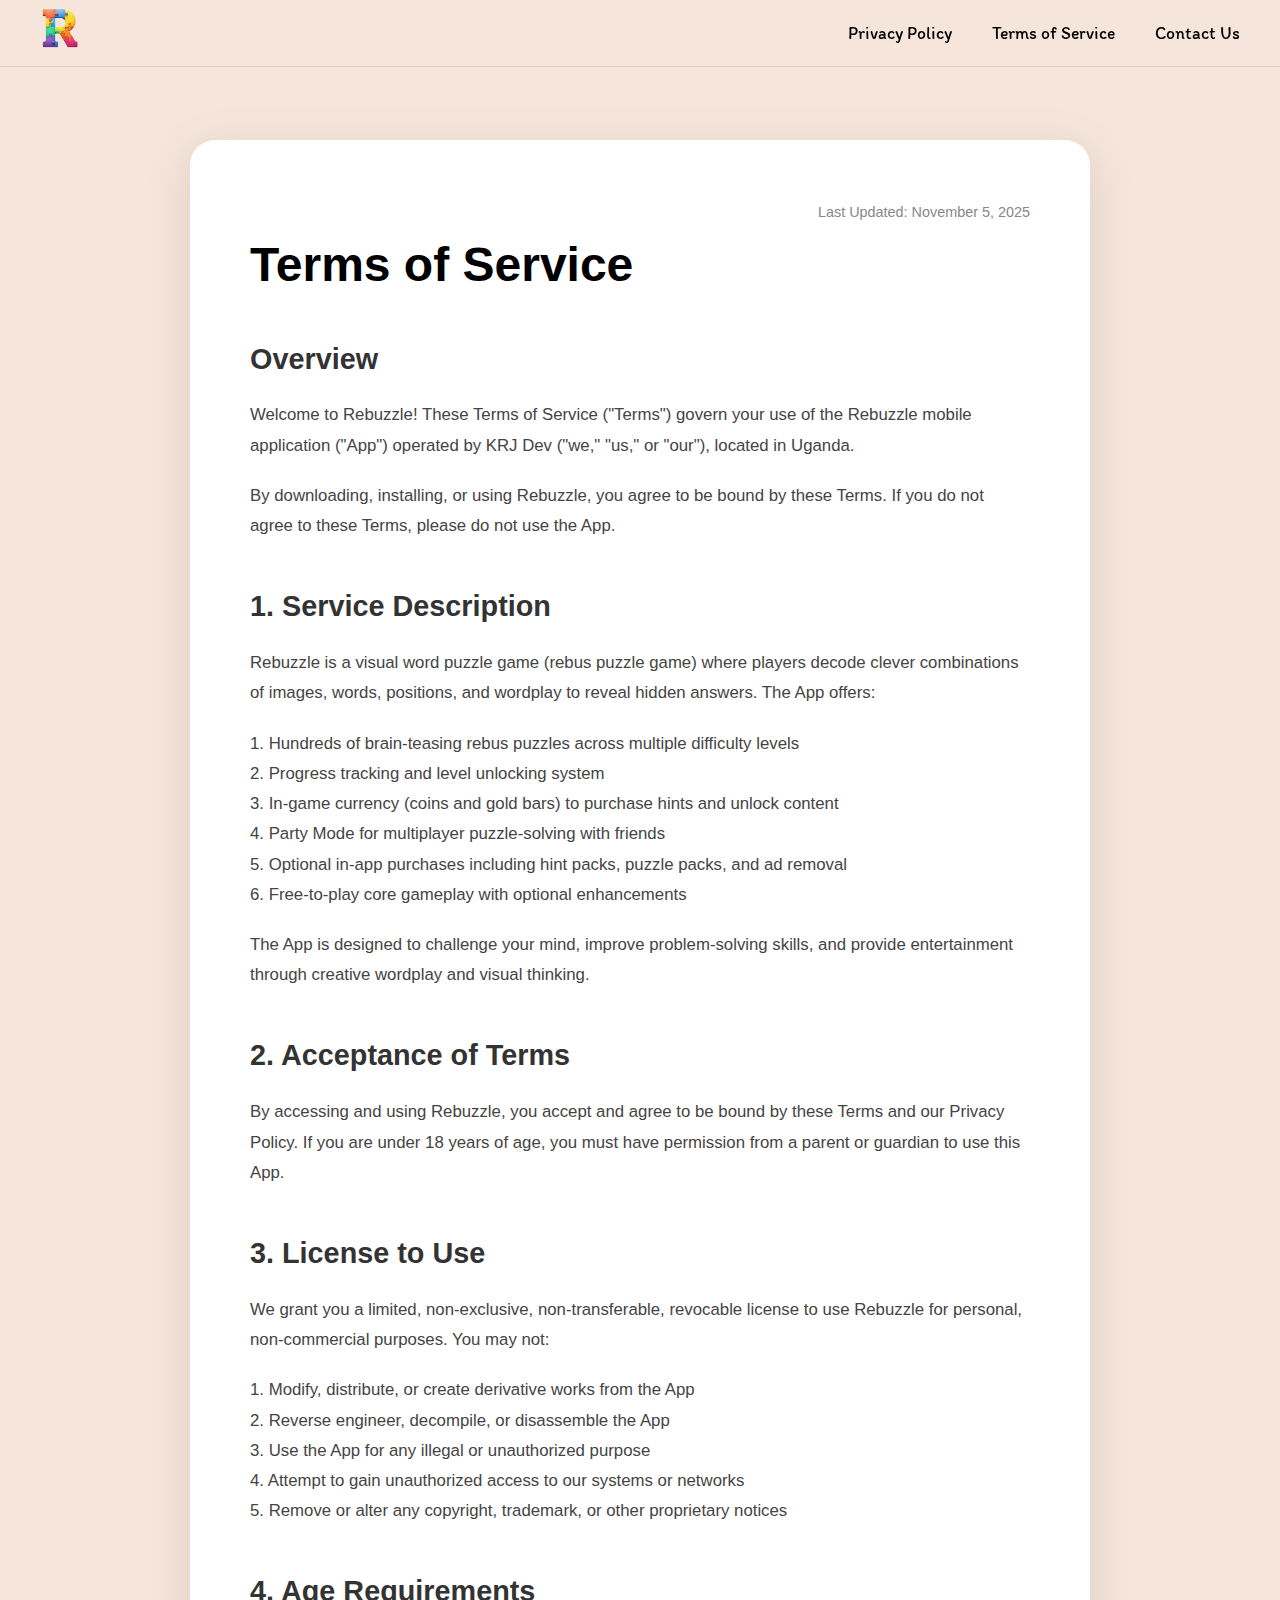
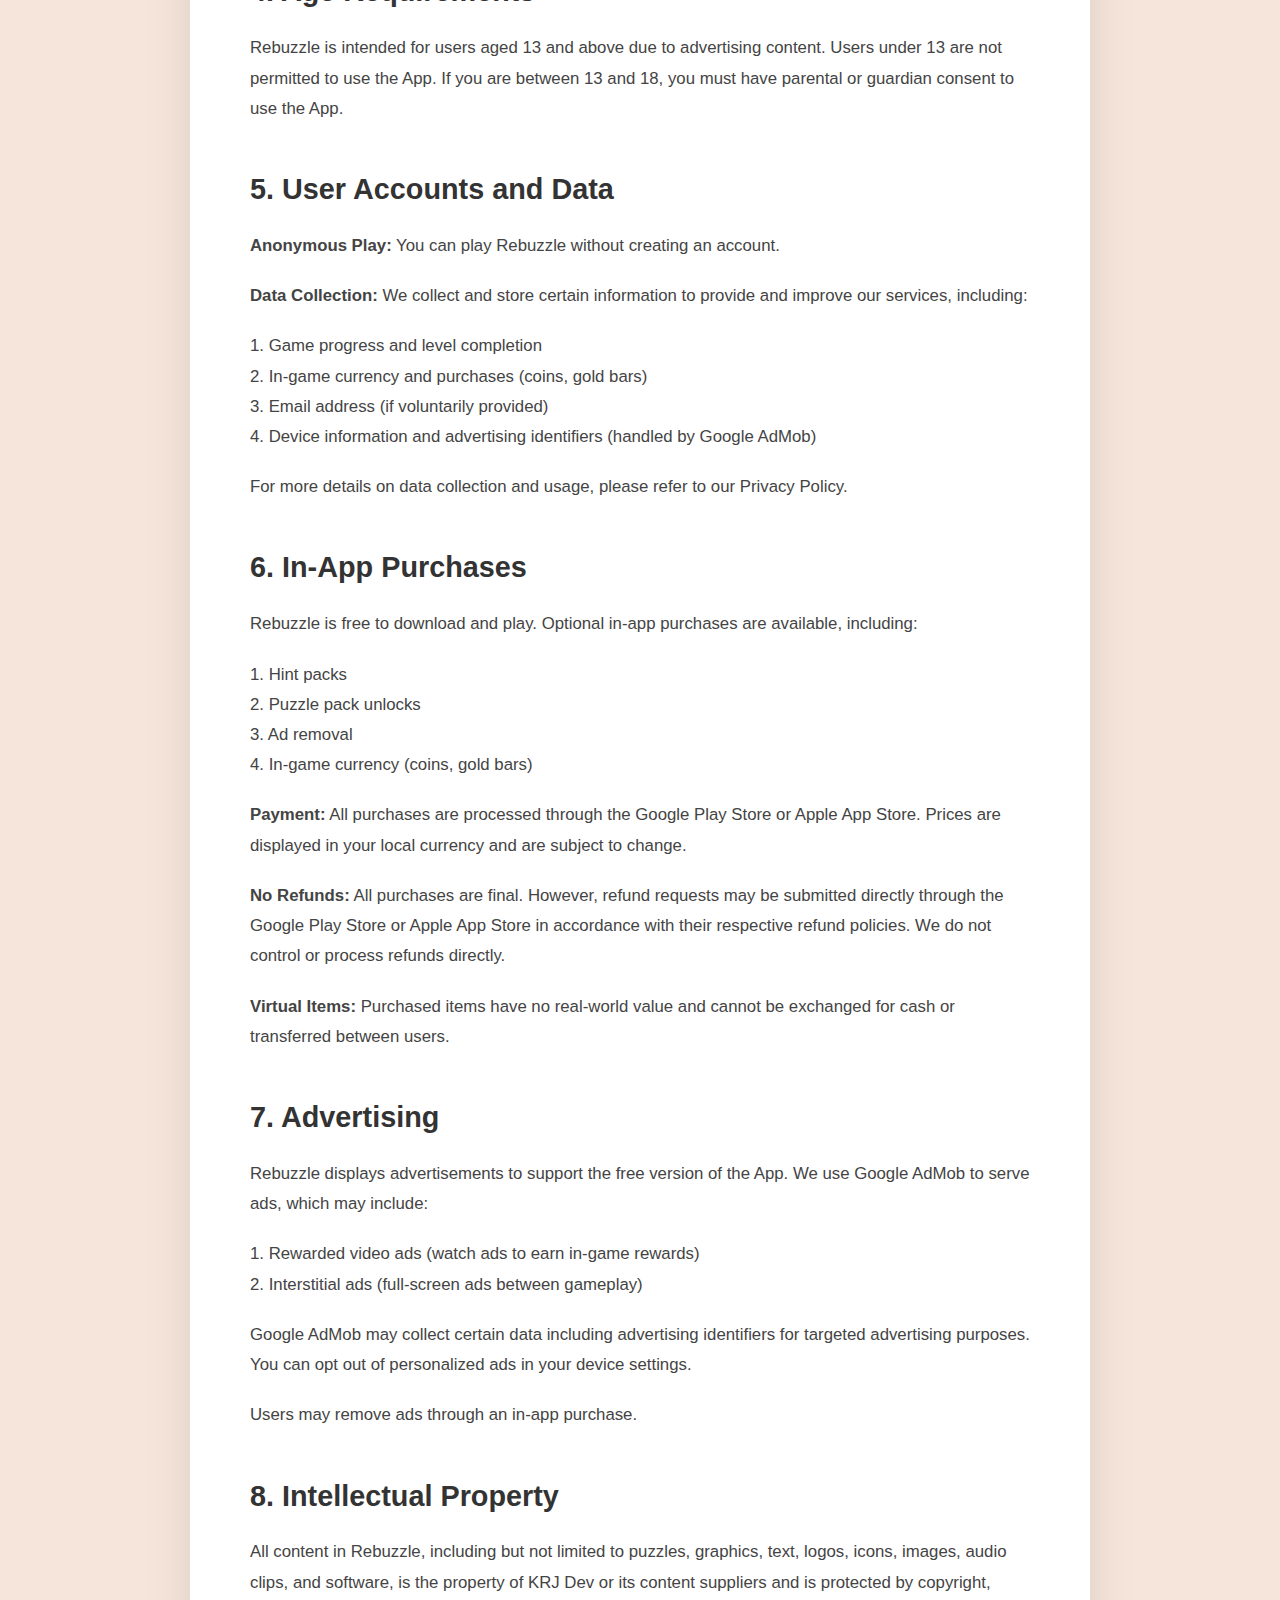
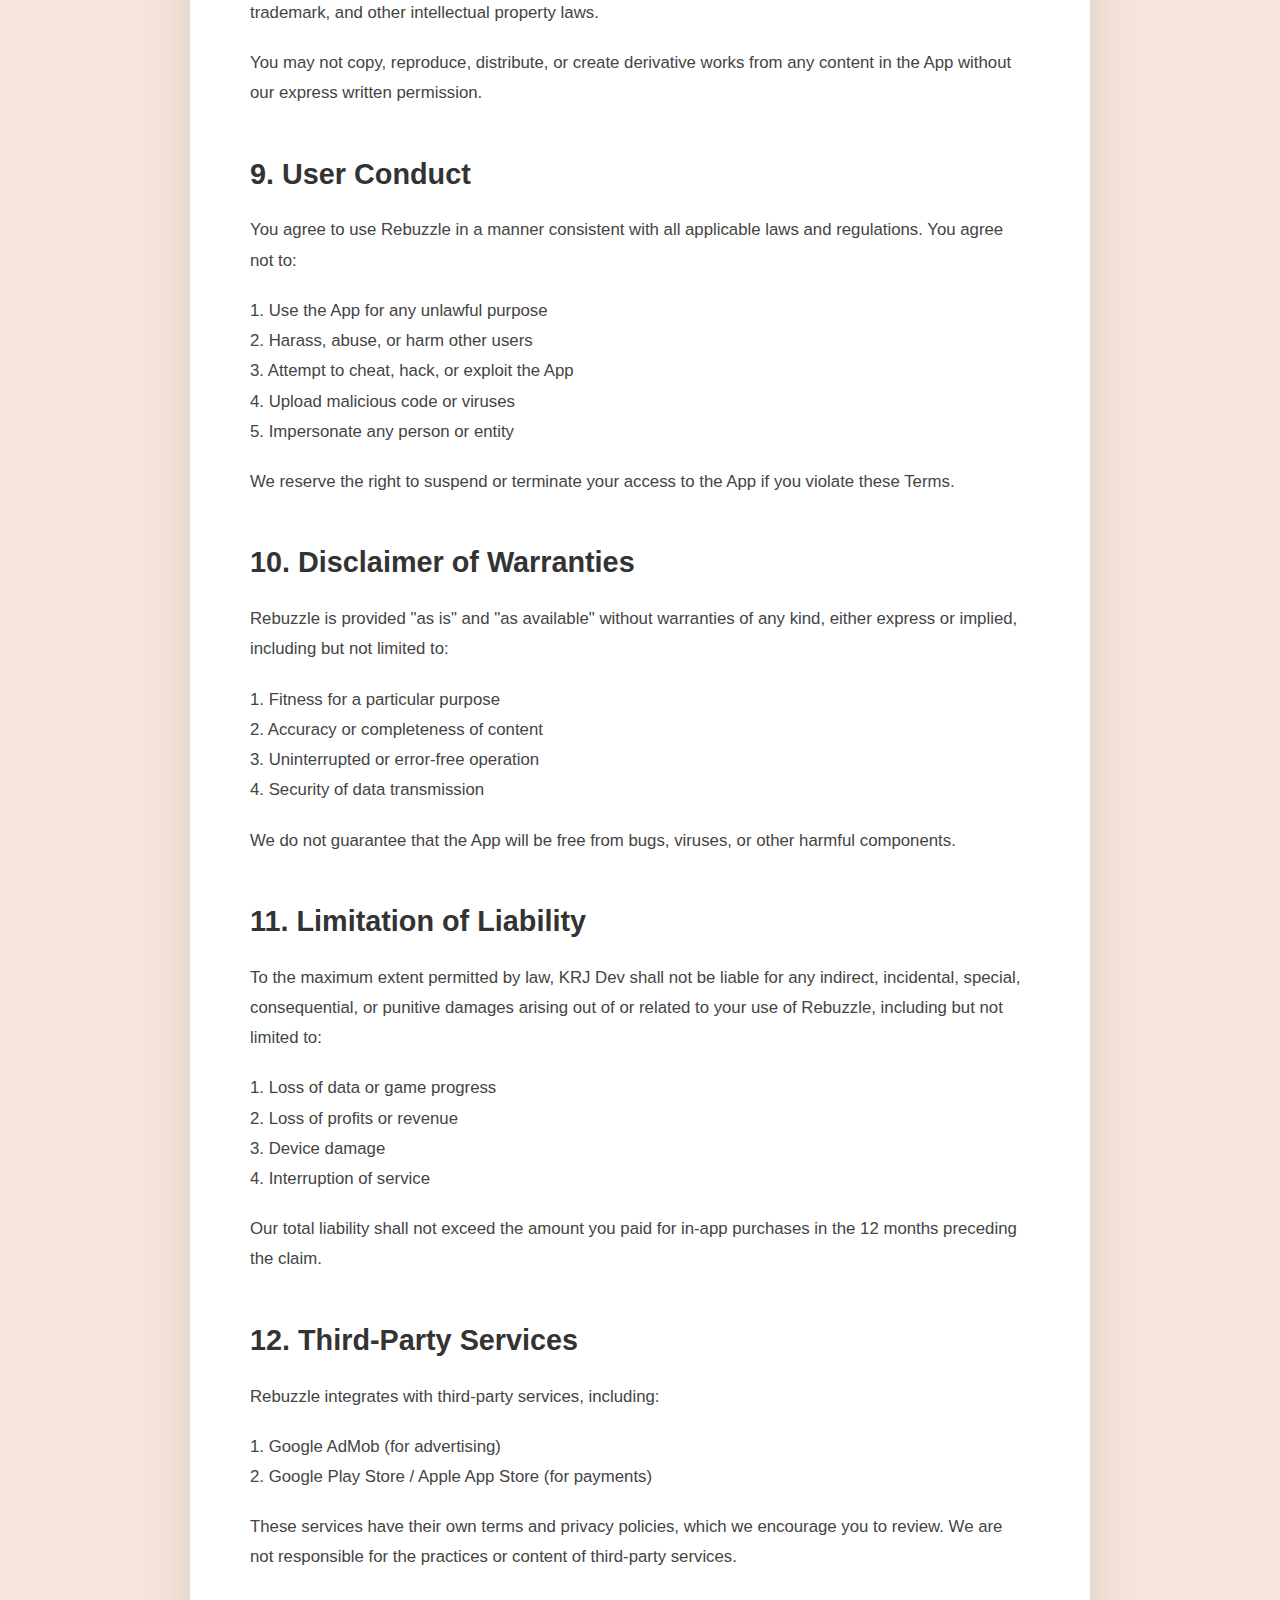
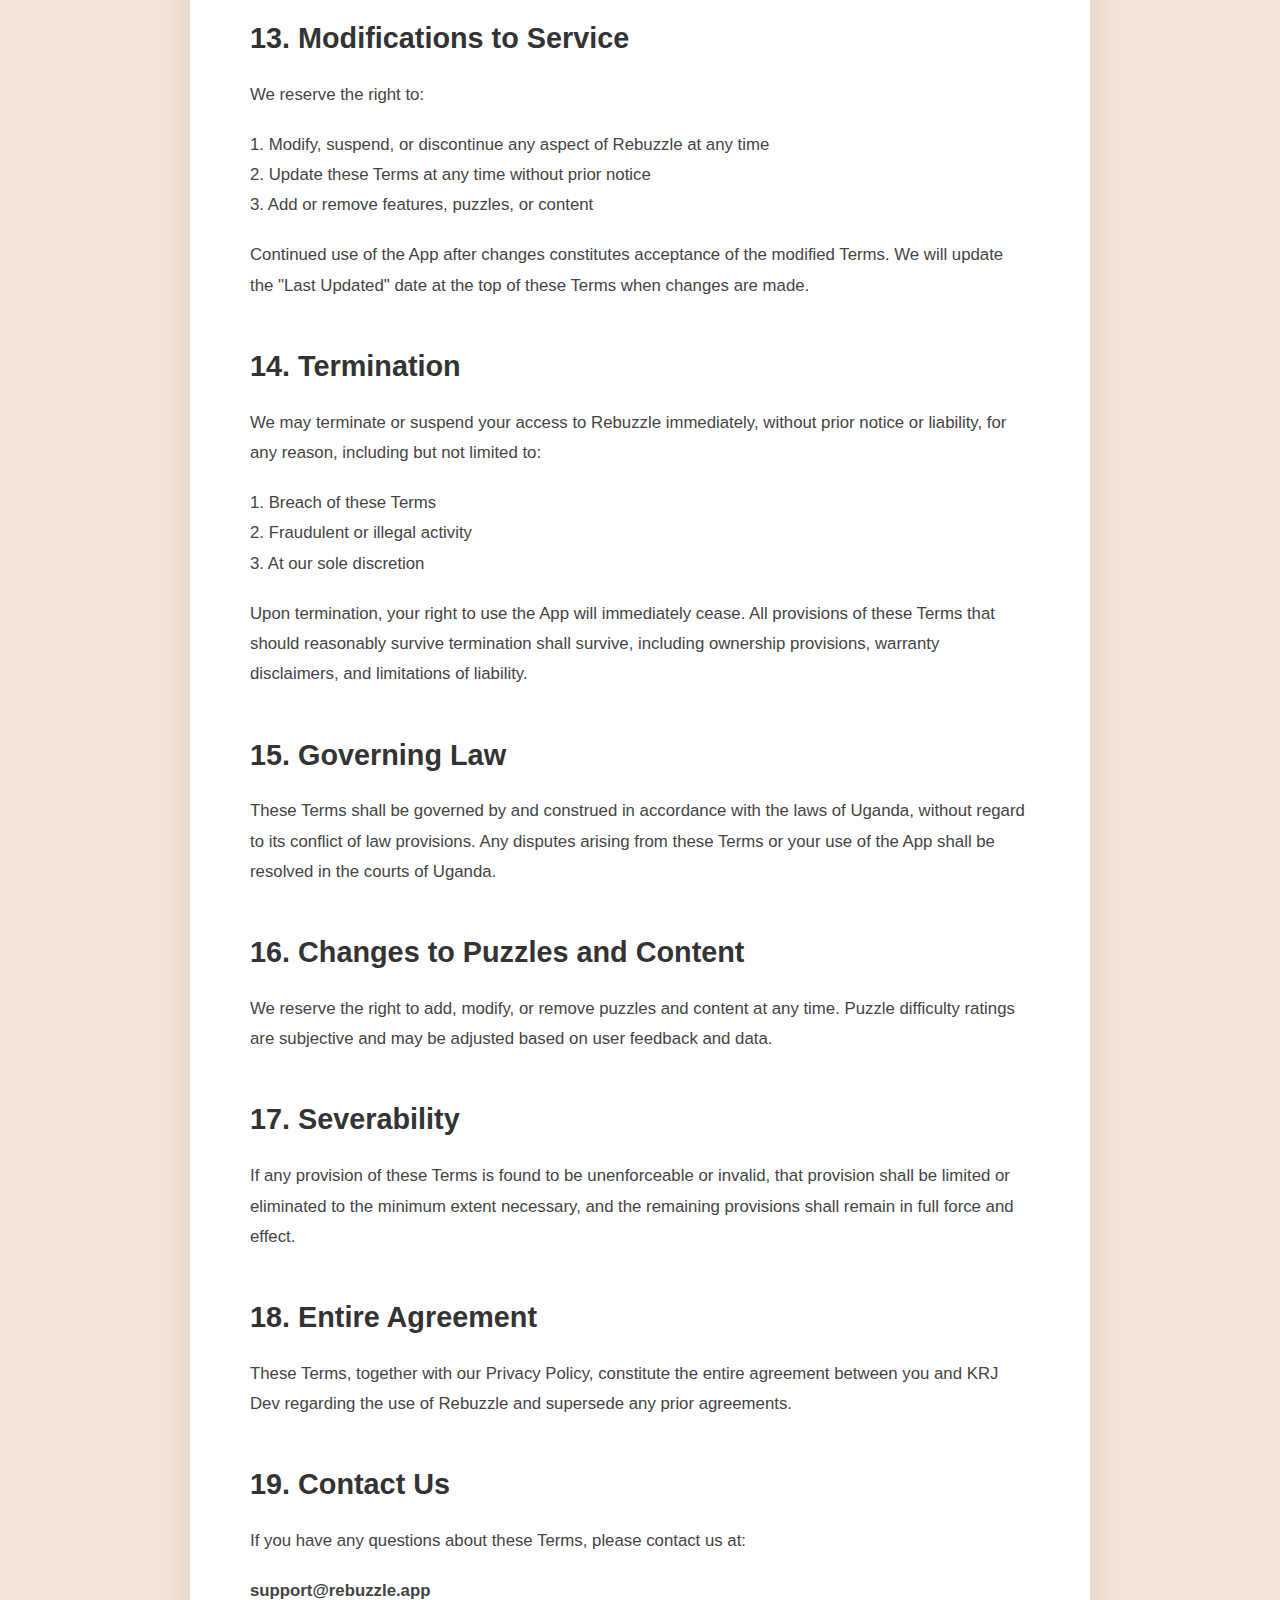
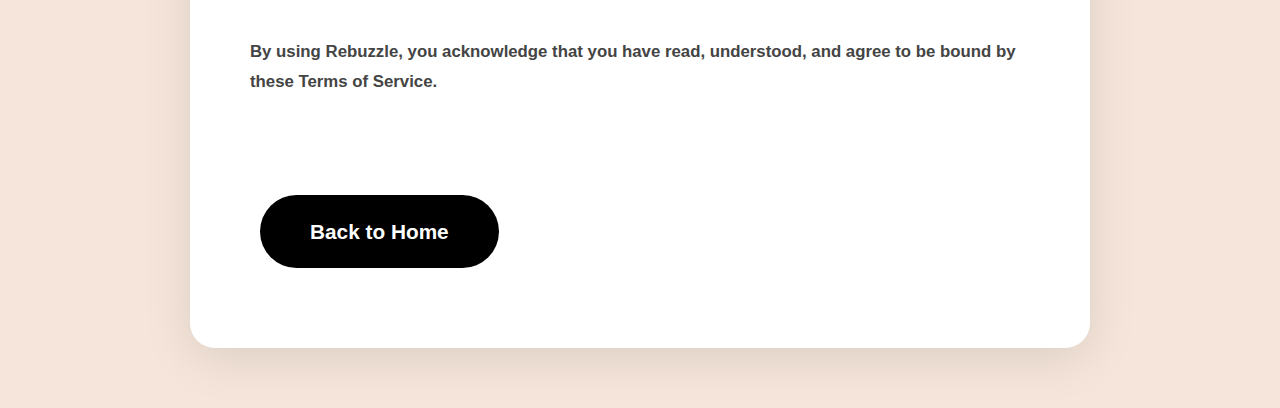
<file: terms-of-service.html>
<!DOCTYPE html>
<html lang="en">
<head>
    <meta charset="UTF-8">
    <meta name="viewport" content="width=device-width, initial-scale=1.0">
    <title>Terms of Service - Rebuzzle</title>
    <link rel="stylesheet" href="styles.css">
</head>
<body>
<!-- Navigation Bar -->
<nav class="navbar">
    <div class="nav-container">
        <a href="index.html#hero" class="nav-logo">
            <img src="images/Rebuzzlelogo.png" alt="Rebuzzle">
        </a>
        <div class="nav-links">
            <a href="privacy-policy.html">Privacy Policy</a>
            <a href="terms-of-service.html">Terms of Service</a>
            <a href="mailto:support@rebuzzle.app">Contact Us</a>
        </div>
        <div class="hamburger">
            <span></span>
            <span></span>
        </div>
    </div>
</nav>

<!-- Mobile Menu Overlay -->
<div class="mobile-menu">
    <a href="privacy-policy.html">Privacy Policy</a>
    <a href="terms-of-service.html">Terms of Service</a>
    <a href="mailto:support@rebuzzle.app">Contact Us</a>
</div>
   <div class="legal-page">
    <p style="text-align: right; color: #888; font-size: 0.9rem; margin-bottom: 10px;">Last Updated: November 5, 2025</p>
    <h1>Terms of Service</h1>
        
        <h2>Overview</h2>
        <p>Welcome to Rebuzzle! These Terms of Service ("Terms") govern your use of the Rebuzzle mobile application ("App") operated by KRJ Dev ("we," "us," or "our"), located in Uganda.</p>
        <p>By downloading, installing, or using Rebuzzle, you agree to be bound by these Terms. If you do not agree to these Terms, please do not use the App.</p>

        <h2>1. Service Description</h2>
        <p>Rebuzzle is a visual word puzzle game (rebus puzzle game) where players decode clever combinations of images, words, positions, and wordplay to reveal hidden answers. The App offers:</p>
        <p>1. Hundreds of brain-teasing rebus puzzles across multiple difficulty levels<br>
        2. Progress tracking and level unlocking system<br>
        3. In-game currency (coins and gold bars) to purchase hints and unlock content<br>
        4. Party Mode for multiplayer puzzle-solving with friends<br>
        5. Optional in-app purchases including hint packs, puzzle packs, and ad removal<br>
        6. Free-to-play core gameplay with optional enhancements</p>
        <p>The App is designed to challenge your mind, improve problem-solving skills, and provide entertainment through creative wordplay and visual thinking.</p>

        <h2>2. Acceptance of Terms</h2>
        <p>By accessing and using Rebuzzle, you accept and agree to be bound by these Terms and our Privacy Policy. If you are under 18 years of age, you must have permission from a parent or guardian to use this App.</p>

        <h2>3. License to Use</h2>
        <p>We grant you a limited, non-exclusive, non-transferable, revocable license to use Rebuzzle for personal, non-commercial purposes. You may not:</p>
        <p>1. Modify, distribute, or create derivative works from the App<br>
        2. Reverse engineer, decompile, or disassemble the App<br>
        3. Use the App for any illegal or unauthorized purpose<br>
        4. Attempt to gain unauthorized access to our systems or networks<br>
        5. Remove or alter any copyright, trademark, or other proprietary notices</p>

        <h2>4. Age Requirements</h2>
        <p>Rebuzzle is intended for users aged 13 and above due to advertising content. Users under 13 are not permitted to use the App. If you are between 13 and 18, you must have parental or guardian consent to use the App.</p>

        <h2>5. User Accounts and Data</h2>
        <p><strong>Anonymous Play:</strong> You can play Rebuzzle without creating an account.</p>
        <p><strong>Data Collection:</strong> We collect and store certain information to provide and improve our services, including:</p>
        <p>1. Game progress and level completion<br>
        2. In-game currency and purchases (coins, gold bars)<br>
        3. Email address (if voluntarily provided)<br>
        4. Device information and advertising identifiers (handled by Google AdMob)</p>
        <p>For more details on data collection and usage, please refer to our Privacy Policy.</p>

        <h2>6. In-App Purchases</h2>
        <p>Rebuzzle is free to download and play. Optional in-app purchases are available, including:</p>
        <p>1. Hint packs<br>
        2. Puzzle pack unlocks<br>
        3. Ad removal<br>
        4. In-game currency (coins, gold bars)</p>
        <p><strong>Payment:</strong> All purchases are processed through the Google Play Store or Apple App Store. Prices are displayed in your local currency and are subject to change.</p>
        <p><strong>No Refunds:</strong> All purchases are final. However, refund requests may be submitted directly through the Google Play Store or Apple App Store in accordance with their respective refund policies. We do not control or process refunds directly.</p>
        <p><strong>Virtual Items:</strong> Purchased items have no real-world value and cannot be exchanged for cash or transferred between users.</p>

        <h2>7. Advertising</h2>
        <p>Rebuzzle displays advertisements to support the free version of the App. We use Google AdMob to serve ads, which may include:</p>
        <p>1. Rewarded video ads (watch ads to earn in-game rewards)<br>
        2. Interstitial ads (full-screen ads between gameplay)</p>
        <p>Google AdMob may collect certain data including advertising identifiers for targeted advertising purposes. You can opt out of personalized ads in your device settings.</p>
        <p>Users may remove ads through an in-app purchase.</p>

        <h2>8. Intellectual Property</h2>
        <p>All content in Rebuzzle, including but not limited to puzzles, graphics, text, logos, icons, images, audio clips, and software, is the property of KRJ Dev or its content suppliers and is protected by copyright, trademark, and other intellectual property laws.</p>
        <p>You may not copy, reproduce, distribute, or create derivative works from any content in the App without our express written permission.</p>

        <h2>9. User Conduct</h2>
        <p>You agree to use Rebuzzle in a manner consistent with all applicable laws and regulations. You agree not to:</p>
        <p>1. Use the App for any unlawful purpose<br>
        2. Harass, abuse, or harm other users<br>
        3. Attempt to cheat, hack, or exploit the App<br>
        4. Upload malicious code or viruses<br>
        5. Impersonate any person or entity</p>
        <p>We reserve the right to suspend or terminate your access to the App if you violate these Terms.</p>

        <h2>10. Disclaimer of Warranties</h2>
        <p>Rebuzzle is provided "as is" and "as available" without warranties of any kind, either express or implied, including but not limited to:</p>
        <p>1. Fitness for a particular purpose<br>
        2. Accuracy or completeness of content<br>
        3. Uninterrupted or error-free operation<br>
        4. Security of data transmission</p>
        <p>We do not guarantee that the App will be free from bugs, viruses, or other harmful components.</p>

        <h2>11. Limitation of Liability</h2>
        <p>To the maximum extent permitted by law, KRJ Dev shall not be liable for any indirect, incidental, special, consequential, or punitive damages arising out of or related to your use of Rebuzzle, including but not limited to:</p>
        <p>1. Loss of data or game progress<br>
        2. Loss of profits or revenue<br>
        3. Device damage<br>
        4. Interruption of service</p>
        <p>Our total liability shall not exceed the amount you paid for in-app purchases in the 12 months preceding the claim.</p>

        <h2>12. Third-Party Services</h2>
        <p>Rebuzzle integrates with third-party services, including:</p>
        <p>1. Google AdMob (for advertising)<br>
        2. Google Play Store / Apple App Store (for payments)</p>
        <p>These services have their own terms and privacy policies, which we encourage you to review. We are not responsible for the practices or content of third-party services.</p>

        <h2>13. Modifications to Service</h2>
        <p>We reserve the right to:</p>
        <p>1. Modify, suspend, or discontinue any aspect of Rebuzzle at any time<br>
        2. Update these Terms at any time without prior notice<br>
        3. Add or remove features, puzzles, or content</p>
        <p>Continued use of the App after changes constitutes acceptance of the modified Terms. We will update the "Last Updated" date at the top of these Terms when changes are made.</p>

        <h2>14. Termination</h2>
        <p>We may terminate or suspend your access to Rebuzzle immediately, without prior notice or liability, for any reason, including but not limited to:</p>
        <p>1. Breach of these Terms<br>
        2. Fraudulent or illegal activity<br>
        3. At our sole discretion</p>
        <p>Upon termination, your right to use the App will immediately cease. All provisions of these Terms that should reasonably survive termination shall survive, including ownership provisions, warranty disclaimers, and limitations of liability.</p>

        <h2>15. Governing Law</h2>
        <p>These Terms shall be governed by and construed in accordance with the laws of Uganda, without regard to its conflict of law provisions. Any disputes arising from these Terms or your use of the App shall be resolved in the courts of Uganda.</p>

        <h2>16. Changes to Puzzles and Content</h2>
        <p>We reserve the right to add, modify, or remove puzzles and content at any time. Puzzle difficulty ratings are subjective and may be adjusted based on user feedback and data.</p>

        <h2>17. Severability</h2>
        <p>If any provision of these Terms is found to be unenforceable or invalid, that provision shall be limited or eliminated to the minimum extent necessary, and the remaining provisions shall remain in full force and effect.</p>

        <h2>18. Entire Agreement</h2>
        <p>These Terms, together with our Privacy Policy, constitute the entire agreement between you and KRJ Dev regarding the use of Rebuzzle and supersede any prior agreements.</p>

        <h2>19. Contact Us</h2>
        <p>If you have any questions about these Terms, please contact us at:</p>
        <p><strong>support@rebuzzle.app</strong></p>

        <p style="margin-top: 30px;"><strong>By using Rebuzzle, you acknowledge that you have read, understood, and agree to be bound by these Terms of Service.</strong></p>
        
        <br><br>
        <a href="index.html" class="btn">Back to Home</a>
    </div>

    <script src="script.js"></script>
</body>
</html>
</file>
<file: styles.css>
/* ============================================
   CUSTOM FONTS
   ============================================ */
@font-face {
    font-family: 'Bazinga';
    src: url('fonts/Bazinga.otf') format('opentype');
}

@font-face {
    font-family: 'Itim';
    src: url('fonts/Itim.ttf') format('truetype');
}

/* ============================================
   NAVIGATION BAR WITH BLUR EFFECT
   ============================================ */
.navbar {
    position: fixed;
    top: 0;
    left: 0;
    width: 100%;
    z-index: 1000;
    background: rgba(245, 229, 218, 0.8);
    backdrop-filter: blur(10px);
    -webkit-backdrop-filter: blur(10px);
    border-bottom: 1px solid rgba(0, 0, 0, 0.1);
    padding: 8px 0;
}

.nav-container {
    max-width: 1400px;
    margin: 0 auto;
    padding: 0 40px;
    display: flex;
    justify-content: space-between;
    align-items: center;
}

.nav-logo img {
    height: 40px;
    transition: transform 0.3s ease;
}

.nav-logo img:hover {
    transform: scale(1.05);
}

.nav-links {
    display: flex;
    gap: 40px;
    align-items: center;
}

.nav-links a {
    color: #000;
    text-decoration: none;
    font-family: 'Itim', sans-serif;
    font-size: 1.1rem;
    transition: color 0.3s ease;
}

.nav-links a:hover {
    color: #FF8200;
}

.hamburger {
    display: none;
    flex-direction: column;
    gap: 6px;
    cursor: pointer;
    z-index: 1001;
}

.hamburger span {
    width: 30px;
    height: 3px;
    background-color: #000;
    border-radius: 3px;
    transition: all 0.3s ease;
}

.hamburger.active span:first-child {
    transform: rotate(45deg) translate(2px, 2px);
}

.hamburger.active span:last-child {
    transform: rotate(-45deg) translate(4px, -4px);
}

.mobile-menu {
    position: fixed;
    top: 0;
    left: 0;
    width: 100%;
    height: 100vh;
    background: rgba(245, 229, 218, 0.95);
    backdrop-filter: blur(30px);
    -webkit-backdrop-filter: blur(30px);
    display: flex;
    flex-direction: column;
    justify-content: center;
    align-items: center;
    gap: 40px;
    z-index: 999;
    opacity: 0;
    pointer-events: none;
    transition: opacity 0.3s ease;
}

.mobile-menu.active {
    opacity: 1;
    pointer-events: all;
}

.mobile-menu a {
    color: #000;
    text-decoration: none;
    font-family: 'Itim', sans-serif;
    font-size: 2rem;
    transition: color 0.3s ease;
}

.mobile-menu a:hover {
    color: #FF8200;
}

/* ============================================
   RESET AND BASE STYLES
   ============================================ */
* {
    margin: 0;
    padding: 0;
    box-sizing: border-box;
}

html {
    scroll-behavior: smooth;
}

body {
    font-family: 'Itim', sans-serif;
    background-color: #F5E5DA;
    color: #333;
    line-height: 1.8;
    overflow-x: hidden;
    padding-top: 80px;
}

/* ============================================
   TYPOGRAPHY
   ============================================ */
h1, h2, h3 {
    font-family: 'Bazinga', sans-serif;
    color: #000000;
    font-weight: bold;
}

h1 {
    font-size: 1.4rem;
    margin-bottom: 1.5rem;
    line-height: 1.2;
}

h2 {
    font-size: 1.4rem;
    margin-bottom: 2rem;
    text-align: center;
}

h3 {
    font-size: 1.4rem;
    margin-bottom: 1rem;
}

/* ============================================
   LAYOUT CONTAINERS
   ============================================ */
.container {
    max-width: 1400px;
    margin: 0 auto;
    padding: 40px;
}

section {
    padding: 80px 0;
}

/* ============================================
   HERO SECTION
   ============================================ */
.hero {
    text-align: center;
    padding: 80px 20px;
    min-height: auto;
    display: flex;
    flex-direction: column;
    justify-content: center;
    align-items: center;
    background: radial-gradient(ellipse 80% 100% at 50% 50%, rgba(255, 130, 0, 0.12) 0%, rgba(255, 130, 0, 0.05) 60%, transparent 100%);
    position: relative;
    width: 100%;
}

.hero-content {
    max-width: 1200px;
    margin: 0 auto;
    width: 100%;
}

.logo {
    width: 250px;
    margin-bottom: 50px;
    animation: fadeIn 1s ease-in;
}

.hero h1 {
    animation: fadeIn 1.2s ease-in;
}

.hero p {
    font-size: 1.4rem;
    max-width: 700px;
    margin: 20px auto 40px;
    color: #555;
    animation: fadeIn 1.4s ease-in;
}

/* ============================================
   ANIMATIONS
   ============================================ */
@keyframes fadeIn {
    from {
        opacity: 0;
        transform: translateY(20px);
    }
    to {
        opacity: 1;
        transform: translateY(0);
    }
}

.fade-section {
    opacity: 0;
    transform: translateY(50px);
    transition: opacity 0.8s ease-out, transform 0.8s ease-out;
}

.fade-in-active {
    opacity: 1;
    transform: translateY(0);
}

/* ============================================
   PHONE MOCKUPS
   ============================================ */
.phone-mockup {
    position: relative;
    width: 300px;
    height: 600px;
    margin: 30px auto;
    background: linear-gradient(145deg, #1a1a1a, #000000);
    border-radius: 45px;
    padding: 15px;
    box-shadow: 
        0 20px 60px rgba(0,0,0,0.4),
        0 10px 30px rgba(0,0,0,0.3),
        inset 0 1px 0 rgba(255,255,255,0.1);
    transition: transform 0.3s ease, box-shadow 0.3s ease;
}

.phone-mockup:hover {
    transform: translateY(-10px);
    box-shadow: 
        0 30px 80px rgba(0,0,0,0.5),
        0 15px 40px rgba(0,0,0,0.4),
        inset 0 1px 0 rgba(255,255,255,0.1);
}

.phone-mockup::before {
    content: '';
    position: absolute;
    top: 15px;
    left: 50%;
    transform: translateX(-50%);
    width: 120px;
    height: 35px;
    background: #000;
    border-radius: 20px;
    z-index: 10;
    box-shadow: 0 2px 10px rgba(0,0,0,0.5);
}

.phone-mockup img {
    width: 100%;
    height: 100%;
    object-fit: cover;
    border-radius: 35px;
    position: relative;
}

.screenshots {
    display: grid;
    grid-template-columns: repeat(auto-fit, minmax(300px, 1fr));
    gap: 50px;
    padding: 60px 0;
    justify-items: center;
}

/* ============================================
   BUTTONS
   ============================================ */
 .btn {
    display: inline-block;
    background-color: #000;
    color: #fff;
    padding: 18px 50px;
    text-decoration: none;
    border-radius: 50px;
    font-size: 1.3rem;
    font-weight: bold;
    margin: 20px 10px;
    transition: none;
    box-shadow: none;
    border: none;
    cursor: pointer;
}

.btn:hover {
    background-color: #000;
    color: #fff;
    transform: none;
    box-shadow: none;
    text-decoration: none;
}

.btn:active {
    transform: none;
}
/* Legal Page Button Fix - Force White Text */
.legal-page .btn {
    color: #fff !important;
}

.legal-page .btn:hover {
    color: #fff !important;
}
/* Download Store Buttons */
.download-buttons {
    display: flex;
    gap: 20px;
    justify-content: center;
    align-items: center;
    margin-top: 40px;
    flex-wrap: wrap;
    animation: fadeIn 1.5s ease-in;
}

.download-buttons a img {
    height: 85px;
    margin: 0 15px;
    transition: transform 0.3s ease;
}

.download-buttons a img:hover {
    transform: scale(1.05);
}

/* ============================================
   CAROUSEL SECTION
   ============================================ */
.carousel-container {
    display: flex;
    align-items: center;
    justify-content: space-between;
    margin-top: 80px;
    position: relative;
    max-width: 1200px;
    margin-left: auto;
    margin-right: auto;
    padding: 0 20px;
    animation: fadeIn 1.6s ease-in;
}

.carousel-arrow {
    background-color: rgba(0, 0, 0, 0.5);
    color: white;
    border: none;
    width: 50px;
    height: 50px;
    border-radius: 50%;
    font-size: 2rem;
    cursor: pointer;
    transition: all 0.3s ease;
    z-index: 100;
}

.carousel-arrow:hover {
    background-color: rgba(0, 0, 0, 0.8);
    transform: scale(1.1);
}

.carousel-track {
    display: flex;
    align-items: center;
    justify-content: center;
    position: relative;
    height: 600px;
    flex: 1;
    margin: 0 20px;
}

.carousel-image {
    position: absolute;
    transition: all 1s cubic-bezier(0.4, 0, 0.2, 1);
    border-radius: 40px;
}

.carousel-image.center {
    width: 320px;
    height: auto;
    opacity: 1;
    z-index: 50;
    left: 50%;
    transform: translateX(-50%) scale(1);
}

.carousel-image.left {
    width: 260px;
    height: auto;
    opacity: 0.8;
    z-index: 40;
    left: 25%;
    transform: translateX(-50%) scale(0.85);
}

.carousel-image.right {
    width: 260px;
    height: auto;
    opacity: 0.8;
    z-index: 40;
    left: 75%;
    transform: translateX(-50%) scale(0.85);
}

.carousel-image.far-left {
    width: 200px;
    height: auto;
    opacity: 0.6;
    z-index: 30;
    left: 5%;
    transform: translateX(-50%) scale(0.7);
}

.carousel-image.far-right {
    width: 200px;
    height: auto;
    opacity: 0.6;
    z-index: 30;
    left: 95%;
    transform: translateX(-50%) scale(0.7);
}

/* ============================================
   MISSION SECTION
   ============================================ */
.mission-section {
    padding: 30px 20px;
    text-align: center;
}

.mission-header {
    background-color: #000000;
    color: #FFFFFF;
    font-family: 'Bazinga', sans-serif;
    font-size: 1.4rem;
    padding: 15px 30px;
    border-radius: 50px;
    display: inline-block;
    margin-bottom: 40px;
}

.mission-text {
    font-family: 'Bazinga', sans-serif;
    font-size: 1.4rem;
    color: #000;
    max-width: 1000px;
    margin: 0 auto;
    line-height: 1.6;
    min-height: 120px;
}

/* ============================================
   TESTIMONIALS SECTION
   ============================================ */
.testimonials {
    background: linear-gradient(135deg, rgba(255, 130, 0, 0.08) 0%, rgba(255, 130, 0, 0.15) 100%);
    padding: 30px 20px;
    margin: 80px 0;
    border-radius: 30px;
    position: relative;
    overflow: hidden;
    text-align: center;
}

.testimonials-header {
    background-color: #000000;
    color: #FFFFFF;
    font-family: 'Bazinga', sans-serif;
    font-size: 1.2rem;
    padding: 15px 30px;
    border-radius: 50px;
    display: inline-block;
    margin-bottom: 40px;
}

.testimonials-subtitle {
    font-family: 'Bazinga', sans-serif;
    font-size: 1.4rem;
    color: #000000;
    max-width: 1000px;
    margin: 0 auto 60px;
    line-height: 1.6;
    text-align: center;
}

.testimonials::before {
    content: '';
    position: absolute;
    top: -50%;
    right: -50%;
    width: 100%;
    height: 100%;
    background: radial-gradient(circle, rgba(255,130,0,0.1) 0%, transparent 70%);
    pointer-events: none;
}

.testimonials-wrapper {
    position: relative;
    max-width: 1200px;
    margin: 0 auto;
}

.testimonial-grid {
    display: grid;
    grid-template-columns: repeat(3, 1fr);
    grid-template-rows: repeat(2, auto);
    gap: 40px;
    position: relative;
    z-index: 1;
}

.testimonial-card {
    background: #F5E5DA;
    padding: 40px 40px 0;
    border-radius: 20px;
    box-shadow: 0 10px 40px rgba(0,0,0,0.08);
    transition: all 0.3s ease;
    border: 2px solid rgba(255, 130, 0, 0.43);
    position: relative;
    overflow: hidden;
    display: flex;
    flex-direction: column;
    justify-content: space-between;
    min-height: 350px;
}

.testimonial-card:hover {
    transform: translateY(-5px);
    box-shadow: 0 15px 50px rgba(0,0,0,0.12);
}

.testimonial-card p {
    font-size: 1.1rem;
    margin-bottom: 0;
    color: #444;
    line-height: 1.8;
    flex-grow: 1;
}

.testimonial-name {
    font-weight: bold;
    color: #000;
    font-size: 1.2rem;
    padding: 15px 0;
    margin: 15px -40px 0;
    background: linear-gradient(to top, rgba(255, 130, 0, 0.43), transparent);
    text-align: center;
}

/* ============================================
   HOW IT WORKS SECTION
   ============================================ */
.how-it-works {
    padding: 30px 20px;
    text-align: center;
}

.how-header {
    background-color: #000000;
    color: #FFFFFF;
    font-family: 'Bazinga', sans-serif;
    font-size: 1.2rem;
    padding: 15px 30px;
    border-radius: 50px;
    display: inline-block;
    margin-bottom: 40px;
}

.how-text {
    font-family: 'Bazinga', sans-serif;
    font-size: 1.4rem;
    color: #000000;
    max-width: 1000px;
    margin: 0 auto 60px;
    line-height: 1.6;
}

.how-it-works > .container > p {
    text-align: center;
    font-size: 1.4rem;
    color: #000;
    margin-bottom: 40px;
    max-width: 800px;
    margin-left: auto;
    margin-right: auto;
}

.steps-grid {
    display: grid;
    grid-template-columns: repeat(auto-fit, minmax(280px, 1fr));
    gap: 50px;
    margin-top: 60px;
}

.step-card {
    text-align: center;
    padding: 40px 30px;
    background: white;
    border-radius: 20px;
    transition: all 0.3s ease;
    box-shadow: 0 5px 20px rgba(0,0,0,0.05);
}

.step-card:hover {
    transform: translateY(-8px);
    box-shadow: 0 15px 40px rgba(0,0,0,0.1);
}

.step-card h3 {
    margin-bottom: 20px;
    color: #FF8200;
}

.step-card p {
    font-size: 1.1rem;
    color: #555;
    line-height: 1.8;
}

/* Features Carousel */
.features-carousel-wrapper {
    position: relative;
    display: flex;
    align-items: center;
    justify-content: center;
    margin: 60px auto;
    max-width: 90%;
    gap: 20px;
}

.features-carousel {
    background: rgba(255, 130, 0, 0.43);
    border-radius: 30px;
    padding: 10px 20px;
    position: relative;
    overflow: hidden;
    flex: 1;
    max-width: 800px;
}

.feature-card {
    display: none;
    text-align: center;
    opacity: 0;
    transition: opacity 0.5s ease;
}

.feature-card.active {
    display: block;
    opacity: 1;
}

.feature-card h3 {
    font-family: 'Bazinga', sans-serif;
    font-size: 1.2rem;
    color: #000;
    margin-bottom: 5px;
}

.feature-card p {
    font-family: 'Itim', sans-serif;
    font-size: 1.4rem;
    color: #333;
    margin-bottom: 15px;
    max-width: 600px;
    margin-left: auto;
    margin-right: auto;
}

.feature-card img {
    max-width: 300px;
    height: auto;
    border-radius: 20px;
}

.features-arrow {
    background-color: rgba(0, 0, 0, 0.5);
    color: white;
    border: none;
    width: 50px;
    height: 50px;
    border-radius: 50%;
    font-size: 2rem;
    cursor: pointer;
    transition: all 0.3s ease;
    flex-shrink: 0;
}

.features-arrow:hover {
    background-color: rgba(0, 0, 0, 0.8);
    transform: scale(1.1);
}

/* Dots Container */
.dots-container {
    background-color: #000;
    padding: 7.5px 15px;
    border-radius: 25px;
    display: inline-flex;
    gap: 7.5px;
    margin: 5px auto;
    justify-content: center;
}

.dot {
    width: 6px;
    height: 6px;
    border-radius: 50%;
    background-color: rgba(255, 130, 0, 0.3);
    cursor: pointer;
    transition: all 0.3s ease;
}

.dot.active {
    background-color: #FF8200;
    transform: scale(1.3);
}

.dot:hover {
    background-color: rgba(255, 130, 0, 0.6);
}

/* ============================================
   DOWNLOAD SECTION
   ============================================ */
.download-section {
    padding: 80px 20px;
}

.download-content {
    display: flex;
    align-items: center;
    justify-content: space-between;
    gap: 60px;
    max-width: 1200px;
    margin: 0 auto;
    background: rgba(255, 130, 0, 0.43);
    border-radius: 30px;
    padding: 40px 60px;
}

.download-left {
    flex: 1;
    text-align: left;
}

.download-title {
    font-family: 'Bazinga', sans-serif;
    font-size: 1.4rem;
    color: #000;
    margin-bottom: 20px;
    line-height: 1.2;
}

.download-subtitle {
    font-family: 'Bazinga', sans-serif;
    font-size: 1.4rem;
    color: #333;
    margin-bottom: 30px;
    line-height: 1.6;
}

.download-buttons-left {
    display: flex;
    gap: 20px;
    justify-content: flex-start;
    flex-wrap: wrap;
}

.download-buttons-left a img {
    height: 70px;
    transition: transform 0.3s ease;
}

.download-buttons-left a img:hover {
    transform: scale(1.05);
}

.download-right {
    flex: 1;
    display: flex;
    justify-content: center;
    align-items: center;
}

.download-screenshot {
    max-width: 300px;
    height: auto;
    border-radius: 40px;
}

/* ============================================
   FOOTER
   ============================================ */
footer {
    background: linear-gradient(135deg, #2c2c2c 0%, #1a1a1a 100%);
    color: white;
    text-align: center;
    padding: 40px 40px;
    margin-top: 80px;
}

.footer-content {
    max-width: 600px;
    margin: 0 auto;
}

.footer-title {
    font-family: 'Bazinga', sans-serif;
    font-size: 1.8rem;
    color: white;
    margin-bottom: 20px;
}

.footer-links {
    display: flex;
    justify-content: center;
    gap: 20px;
    flex-wrap: wrap;
    margin-bottom: 20px;
}

.footer-links a {
    color: white;
    text-decoration: none;
    font-family: 'Itim', sans-serif;
    font-size: 1rem;
    transition: color 0.3s ease;
}

.footer-links a:hover {
    color: #FF8200;
}

.footer-social {
    display: flex;
    justify-content: center;
    gap: 15px;
    margin-bottom: 20px;
}

.footer-social a {
    color: white;
    transition: all 0.3s ease;
    display: inline-block;
}

.footer-social svg {
    width: 30px;
    height: 30px;
}

.footer-social a:hover {
    color: #FF8200;
    transform: scale(1.1);
}

.footer-copyright {
    font-family: 'Itim', sans-serif;
    font-size: 0.85rem;
    color: white;
    margin-top: 20px;
}
.footer-email {
    margin: 15px 0;
}

.footer-email a {
    color: #FF8200;
    text-decoration: none;
    font-family: 'Itim', sans-serif;
    font-size: 1rem;
    transition: color 0.3s ease;
}

.footer-email a:hover {
    color: #ff9524;
    text-decoration: underline;
}

/* ============================================
   LEGAL PAGES (Privacy Policy & Terms)
   ============================================ */
.legal-page {
    max-width: 900px;
    margin: 60px auto;
    padding: 60px;
    background: white;
    border-radius: 25px;
    font-family: 'Calibri', sans-serif;
    box-shadow: 0 10px 50px rgba(0,0,0,0.1);
}

.legal-page h1 {
    font-family: 'Calibri', sans-serif;
    color: #000;
    margin-bottom: 30px;
    font-size: 3rem;
}

.legal-page h2 {
    font-family: 'Calibri', sans-serif;
    color: #333;
    font-size: 1.8rem;
    text-align: left;
    margin-top: 40px;
    margin-bottom: 15px;
}

.legal-page p {
    margin-bottom: 20px;
    color: #444;
    font-size: 1.05rem;
    line-height: 1.8;
}

.legal-page a {
    color: #FF8200;
    text-decoration: none;
}

.legal-page a:hover {
    text-decoration: underline;
}

/* ============================================
   RESPONSIVE DESIGN
   ============================================ */
@media (max-width: 768px) {
    .nav-links {
        display: none;
    }
    
    .hamburger {
        display: flex;
    }

    h1 {
        font-size: 2.5rem;
    }
    
    h2 {
        font-size: 2rem;
    }
    
    h3 {
        font-size: 1.5rem;
    }
    
    .hero {
        padding: 60px 20px;
        min-height: auto;
    }
    
    .hero p {
        font-size: 1.2rem;
    }
    
    .phone-mockup {
        width: 250px;
        height: 500px;
    }
    
    .container {
        padding: 20px;
    }
    
    .testimonial-grid,
    .steps-grid,
    .screenshots {
        grid-template-columns: 1fr;
        gap: 30px;
    }
    
    .legal-page {
        padding: 30px;
        margin: 30px 20px;
    }
    /* Footer Mobile */
.footer-title {
    font-size: 2rem;
}

.footer-links {
    flex-direction: column;
    gap: 15px;
}

.footer-links a {
    font-size: 1rem;
}
    
    /* Carousel mobile responsive */
.carousel-container {
    gap: 10px;
    padding: 0 5px;
}

.carousel-track {
    width: 100%;
    height: 500px;
}

.carousel-image.center {
    width: 280px;
}

.carousel-image.left,
.carousel-image.right {
    width: 220px;
}

.carousel-image.far-left,
.carousel-image.far-right {
    width: 160px;
}

.carousel-arrow {
    width: 35px;
    height: 35px;
    font-size: 1.5rem;
}

   /* Features Carousel Mobile */
    .features-carousel-wrapper {
        width: 100%;
        max-width: 100%;
        margin: 60px 0 10px;
        padding: 0px;
        position: relative;
    }

    .features-carousel {
        padding: 20px 10px;
        border-radius: 20px;
    }

    .features-arrow {
        position: absolute;
        width: 40px;
        height: 40px;
        font-size: 1.8rem;
        top: 50%;
        transform: translateY(-50%);
        z-index: 10;
        background-color: rgba(0, 0, 0, 0.6);
    }

    .features-arrow:hover {
        background-color: rgba(0, 0, 0, 0.6);
        transform: translateY(-50%);
    }

    .features-prev {
        left: 5px;
    }

    .features-next {
        right: 5px;
    }

    .feature-card h3 {
        font-size: 1.4rem;
    }

    .feature-card p {
        font-size: 1.1rem;
    }

    .feature-card img {
        max-width: 250px;
    }

    .dots-container {
        padding: 10px 5px;
        gap: 5px;
        margin: 5px auto;
    }

    .dot {
        width: 7.5px;
        height: 7.5px;
    }

    /* Testimonials Mobile */
    .testimonials-wrapper {
        position: relative;
    }

    .testimonial-grid {
        grid-template-columns: repeat(6, 280px);
        grid-template-rows: auto;
        gap: 20px;
        overflow-x: auto;
        scroll-snap-type: x mandatory;
        -webkit-overflow-scrolling: touch;
        padding: 0 10px 20px;
    }

    .testimonial-card {
        scroll-snap-align: start;
    }

    /* Download Section Mobile */
    .download-content {
        flex-direction: column;
        text-align: center;
        padding: 30px 20px;
    }

    .download-left {
        text-align: center;
    }

    .download-title {
        font-size: 1.4rem;
    }

    .download-subtitle {
        font-size: 1.4rem;
        margin-bottom: 20px;
    }

    .download-buttons-left {
        justify-content: center;
    }

    .download-screenshot {
        max-width: 250px;
    }
}
</file>
